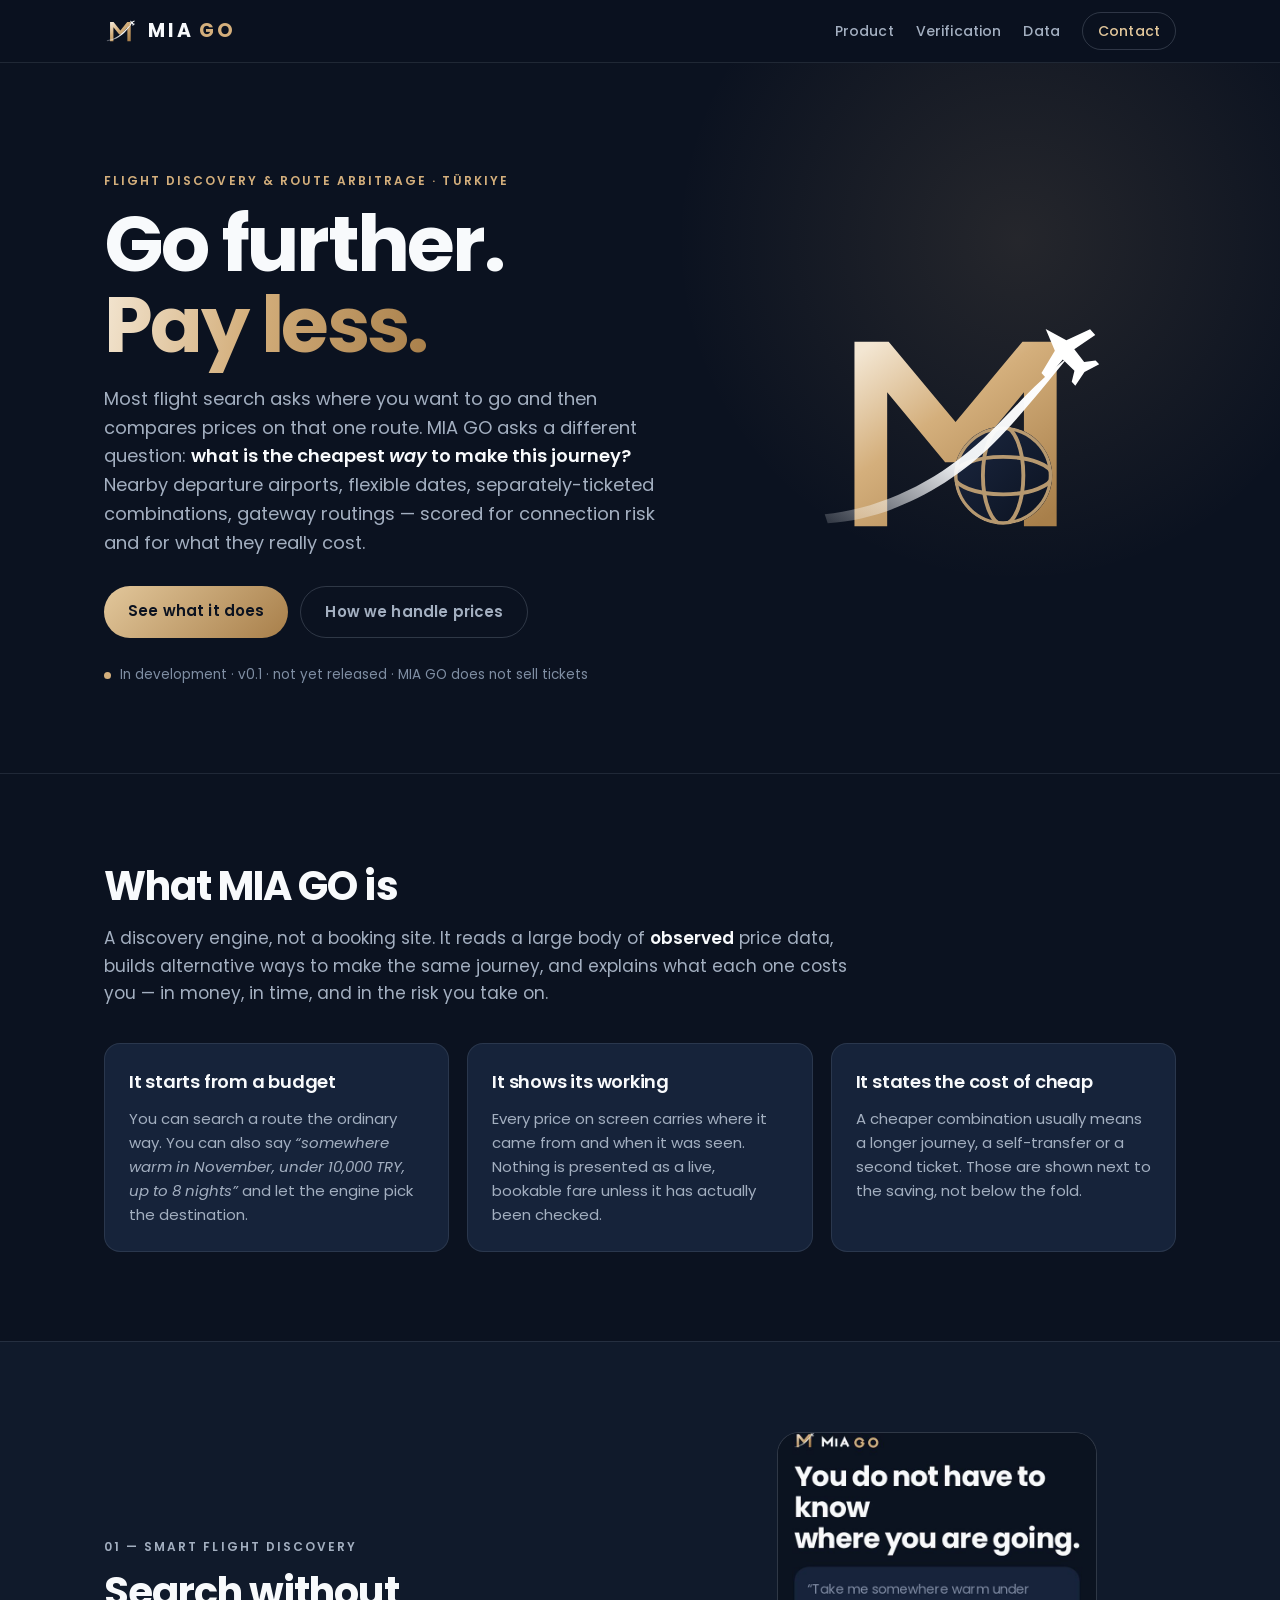
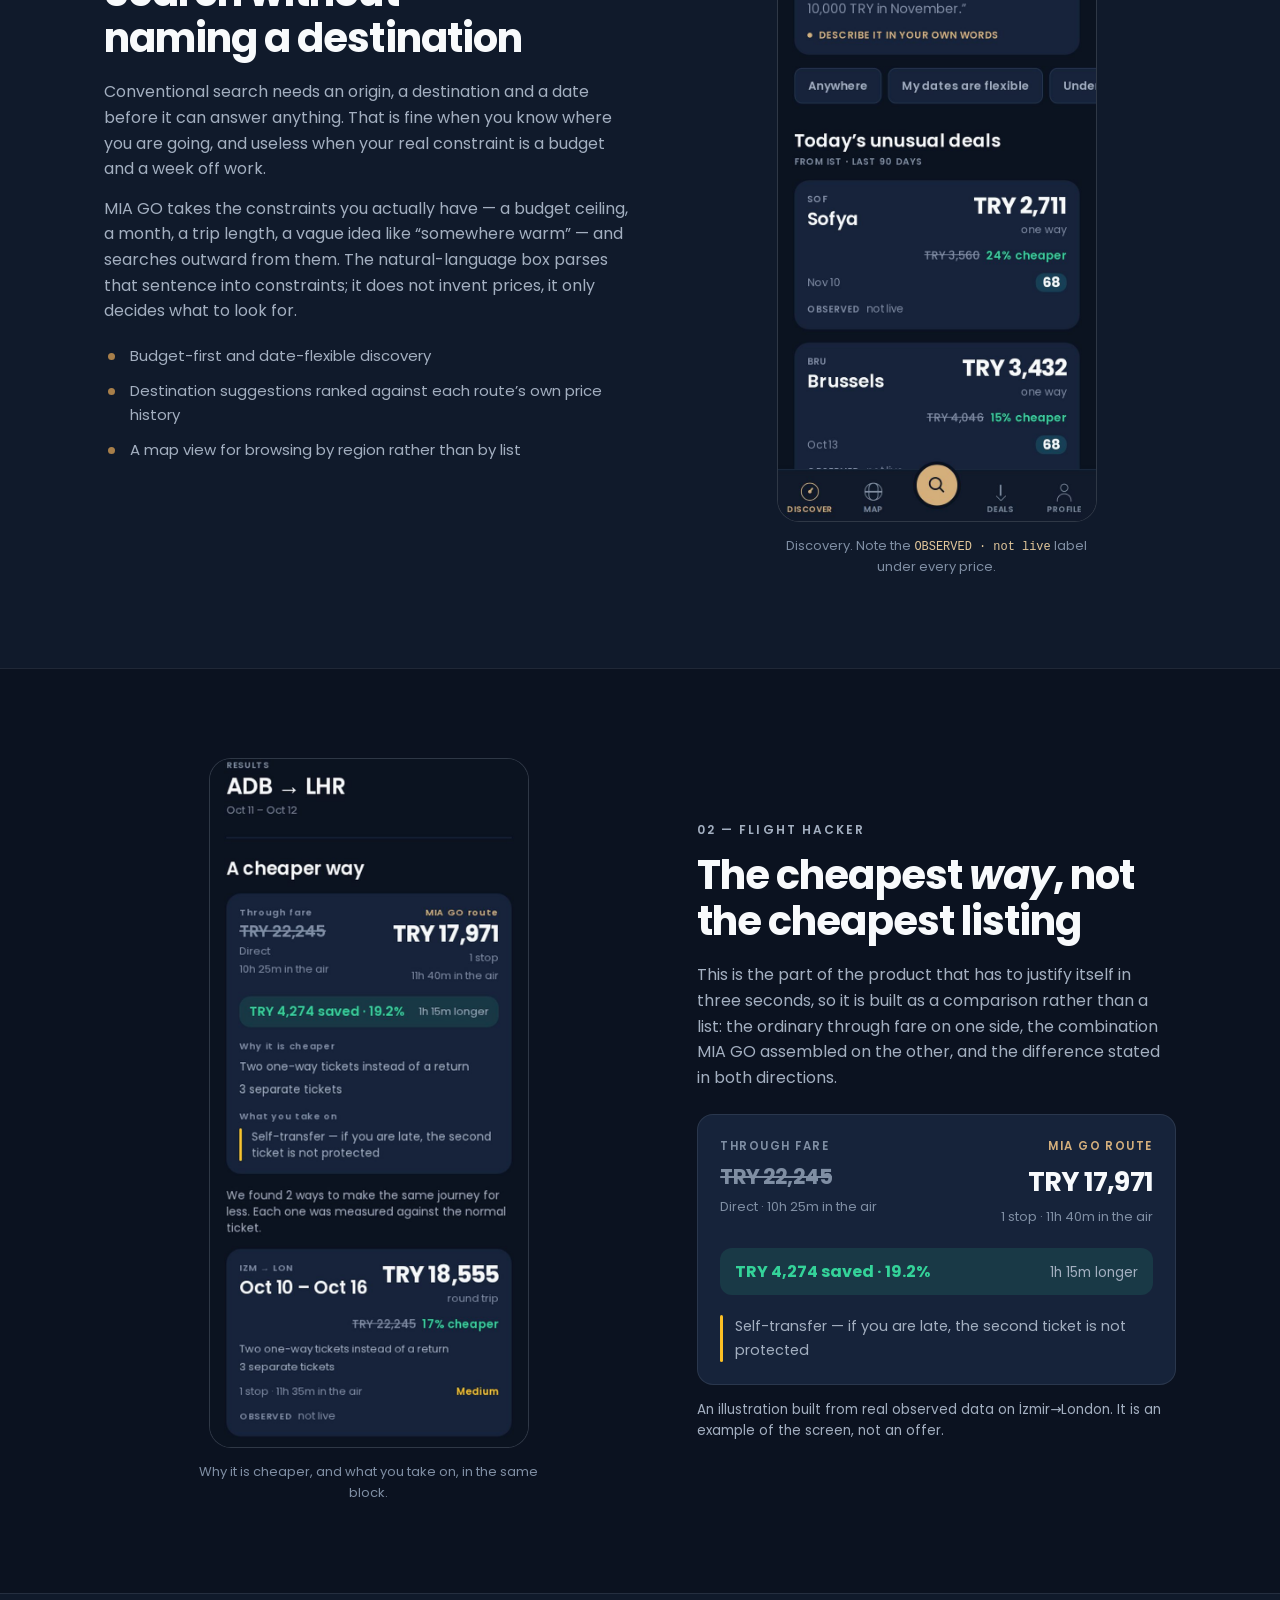
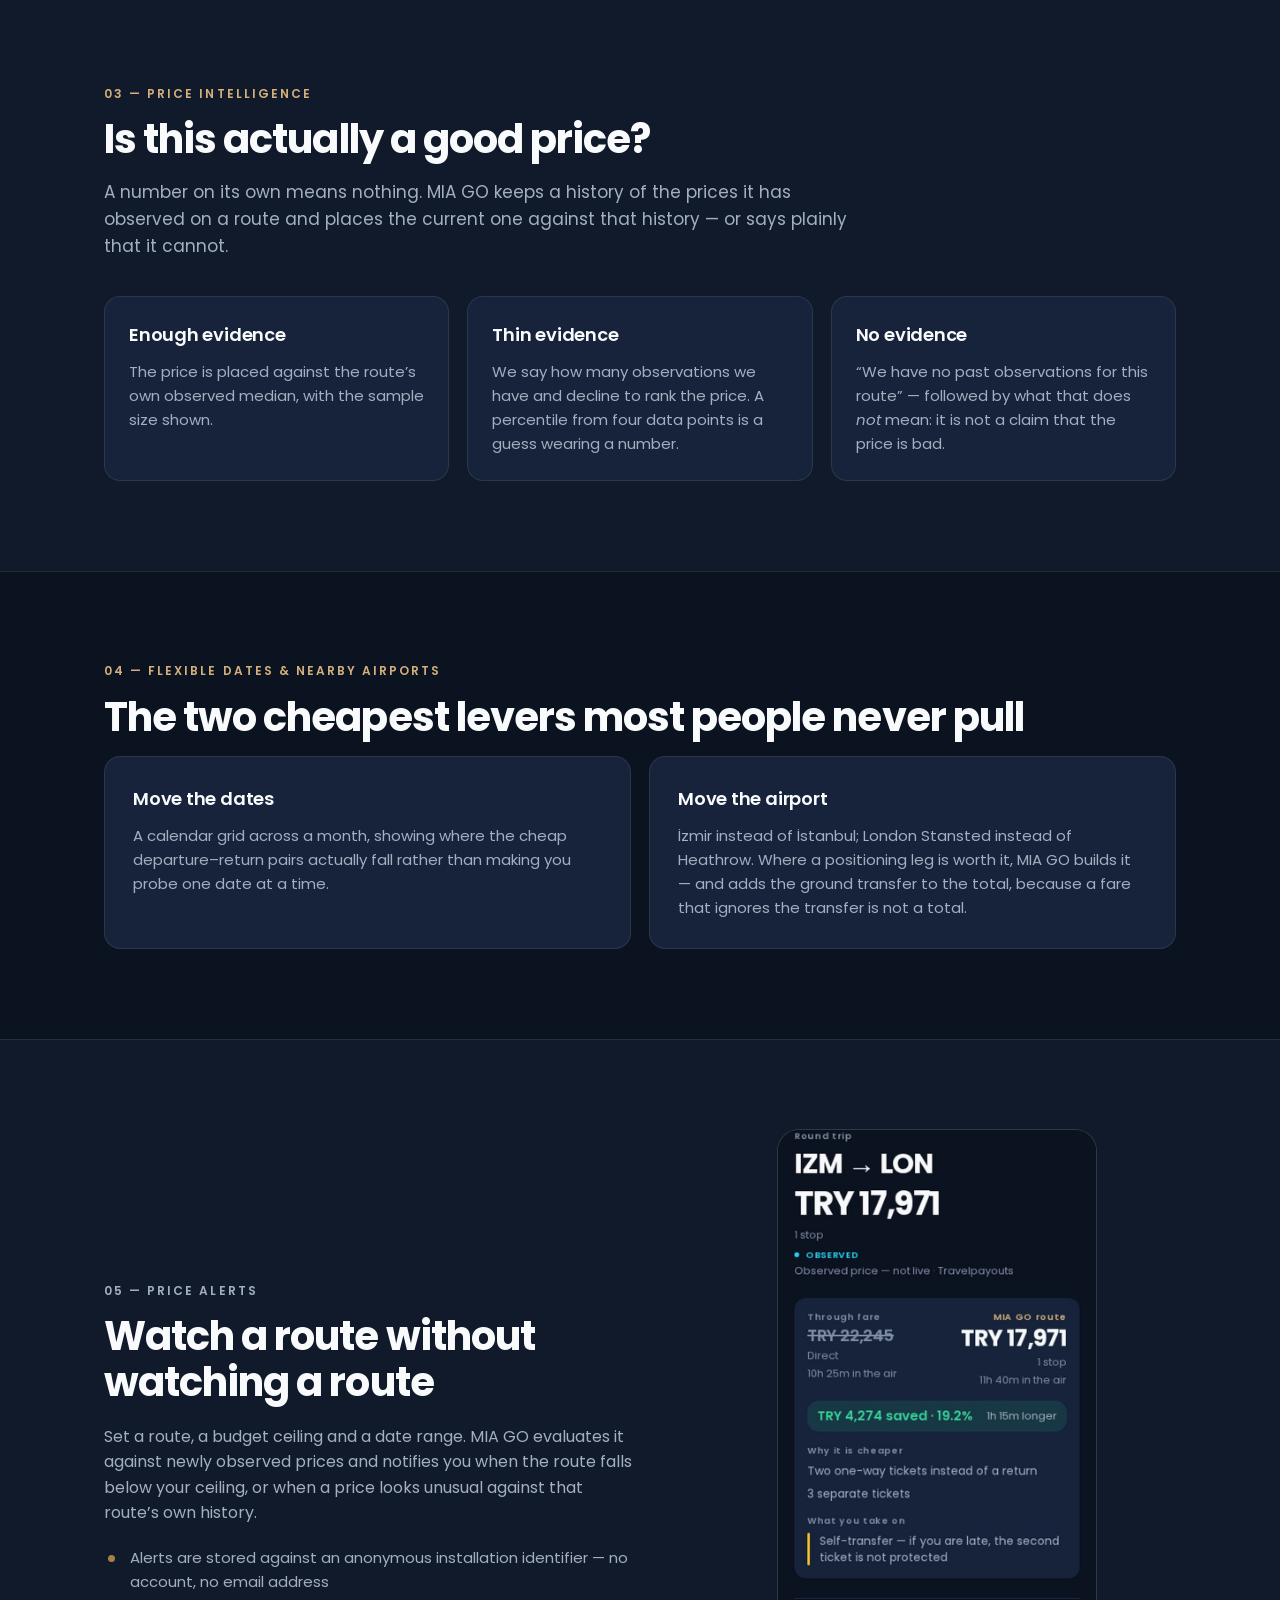
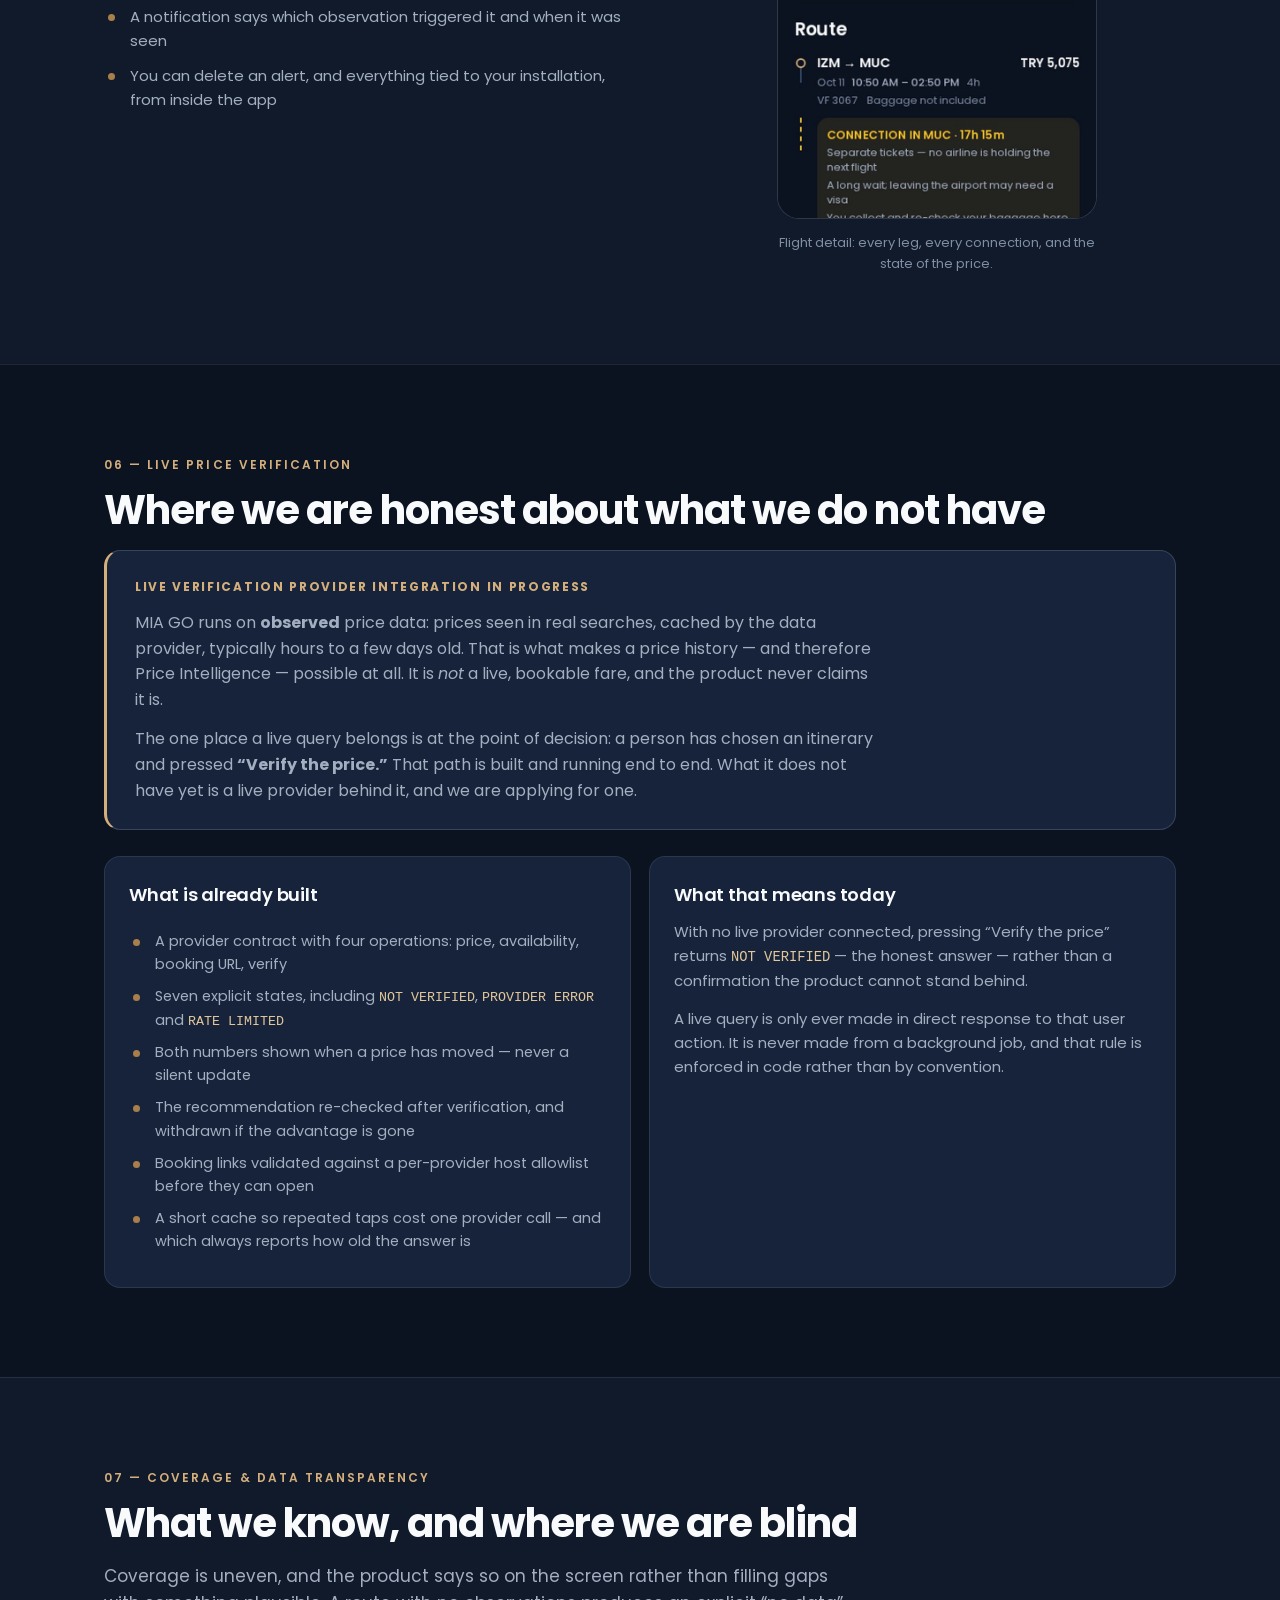
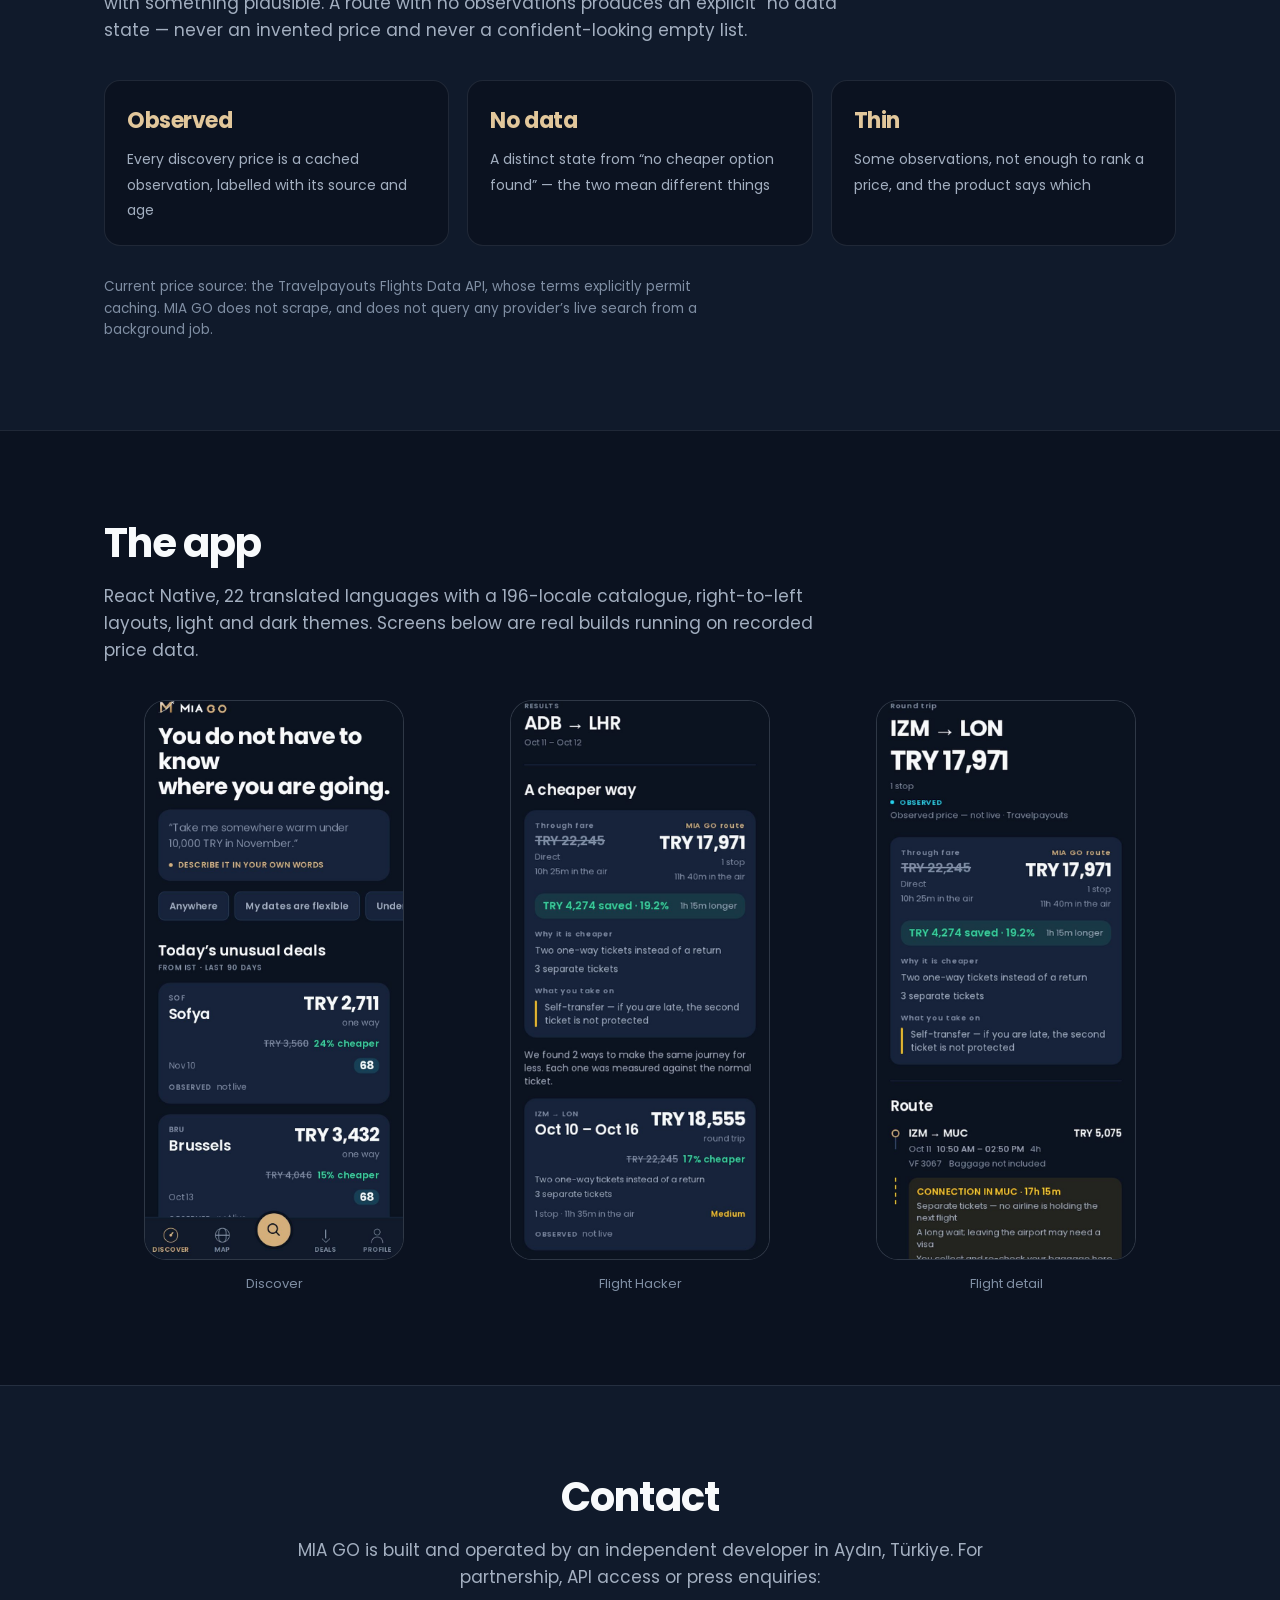
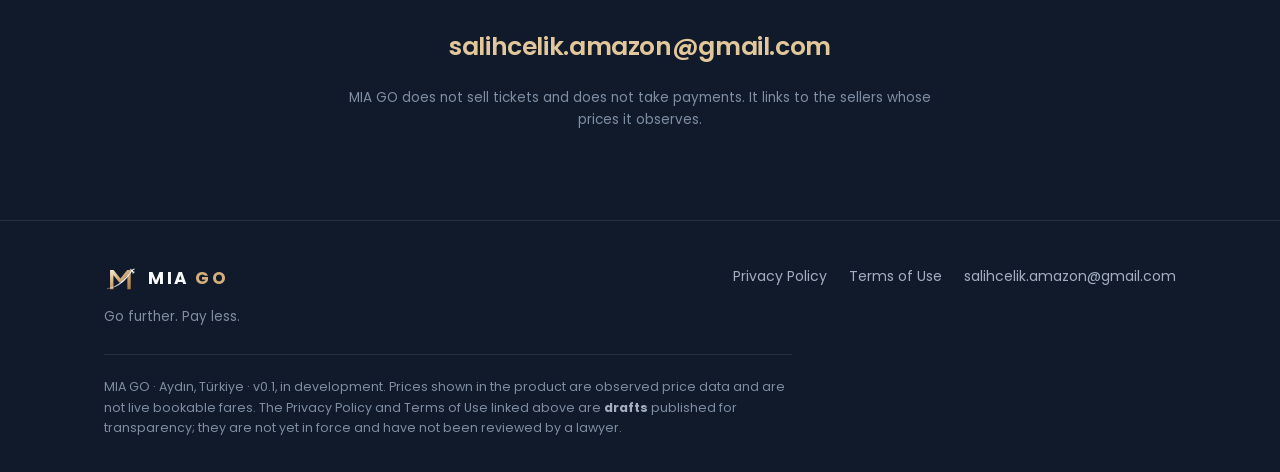
<file: index.html>
<!doctype html>
<html lang="en">
<head>
<meta charset="utf-8">
<meta name="viewport" content="width=device-width, initial-scale=1">
<title>MIA GO — Go further. Pay less.</title>
<meta name="description" content="MIA GO analyses observed flight prices and alternative routings — nearby airports, flexible dates, separately-ticketed combinations — to help travellers discover better ways to make a journey.">
<link rel="icon" href="assets/favicon.png" type="image/png">
<meta property="og:title" content="MIA GO — Go further. Pay less.">
<meta property="og:description" content="A flight discovery and route-arbitrage product. Observed prices, stated plainly.">
<meta property="og:type" content="website">
<meta property="og:image" content="assets/app-hacker.jpg">
<meta name="theme-color" content="#0B1220">
<link rel="preconnect" href="https://fonts.googleapis.com">
<link rel="preconnect" href="https://fonts.gstatic.com" crossorigin>
<link rel="stylesheet" href="https://fonts.googleapis.com/css2?family=Poppins:wght@400;500;600;700&display=swap">
<link rel="stylesheet" href="styles.css">
</head>
<body>

<a class="skip" href="#what">Skip to content</a>

<header class="bar">
  <div class="wrap bar-inner">
    <a class="lockup" href="#top" aria-label="MIA GO — home">
      <img src="assets/miago-glyph.svg" alt="" width="34" height="24" class="glyph">
      <span class="wordmark">MIA<span class="go">GO</span></span>
    </a>
    <nav class="bar-nav" aria-label="Sections">
      <a href="#what">Product</a>
      <a href="#verification">Verification</a>
      <a href="#coverage">Data</a>
      <a href="#contact" class="bar-cta">Contact</a>
    </nav>
  </div>
</header>

<main id="top">

  <!-- ============================================================== hero -->
  <section class="hero">
    <div class="wrap hero-inner">
      <div class="hero-copy">
        <p class="eyebrow">Flight discovery &amp; route arbitrage · Türkiye</p>
        <h1>Go further.<br><span class="gold">Pay less.</span></h1>
        <p class="lede">
          Most flight search asks where you want to go and then compares prices on
          that one route. MIA GO asks a different question: <strong>what is the
          cheapest <em>way</em> to make this journey?</strong> Nearby departure
          airports, flexible dates, separately-ticketed combinations, gateway
          routings — scored for connection risk and for what they really cost.
        </p>
        <div class="hero-actions">
          <a class="btn btn-primary" href="#what">See what it does</a>
          <a class="btn btn-ghost" href="#verification">How we handle prices</a>
        </div>
        <p class="status">
          <span class="dot" aria-hidden="true"></span>
          In development · v0.1 · not yet released · MIA GO does not sell tickets
        </p>
      </div>
      <div class="hero-mark" aria-hidden="true">
        <img src="assets/miago-logo.svg" alt="" width="360" height="250">
      </div>
    </div>
  </section>

  <!-- ============================================================== what -->
  <section id="what" class="band">
    <div class="wrap">
      <h2 class="section-title">What MIA GO is</h2>
      <p class="section-lede">
        A discovery engine, not a booking site. It reads a large body of
        <strong>observed</strong> price data, builds alternative ways to make the
        same journey, and explains what each one costs you — in money, in time,
        and in the risk you take on.
      </p>

      <div class="grid grid-3">
        <article class="card">
          <h3>It starts from a budget</h3>
          <p>
            You can search a route the ordinary way. You can also say
            <em>“somewhere warm in November, under 10,000 TRY, up to 8 nights”</em>
            and let the engine pick the destination.
          </p>
        </article>
        <article class="card">
          <h3>It shows its working</h3>
          <p>
            Every price on screen carries where it came from and when it was
            seen. Nothing is presented as a live, bookable fare unless it has
            actually been checked.
          </p>
        </article>
        <article class="card">
          <h3>It states the cost of cheap</h3>
          <p>
            A cheaper combination usually means a longer journey, a self-transfer
            or a second ticket. Those are shown next to the saving, not below the
            fold.
          </p>
        </article>
      </div>
    </div>
  </section>

  <!-- ================================================== smart discovery -->
  <section id="discovery" class="band alt">
    <div class="wrap split">
      <div class="split-copy">
        <p class="eyebrow">01 — Smart Flight Discovery</p>
        <h2>Search without naming a destination</h2>
        <p>
          Conventional search needs an origin, a destination and a date before it
          can answer anything. That is fine when you know where you are going, and
          useless when your real constraint is a budget and a week off work.
        </p>
        <p>
          MIA GO takes the constraints you actually have — a budget ceiling, a
          month, a trip length, a vague idea like “somewhere warm” — and searches
          outward from them. The natural-language box parses that sentence into
          constraints; it does not invent prices, it only decides what to look for.
        </p>
        <ul class="ticks">
          <li>Budget-first and date-flexible discovery</li>
          <li>Destination suggestions ranked against each route’s own price history</li>
          <li>A map view for browsing by region rather than by list</li>
        </ul>
      </div>
      <figure class="phone">
        <img src="assets/app-discover.jpg" alt="MIA GO discovery screen: a natural-language search box and a list of destination deals, each labelled OBSERVED · not live." loading="lazy" width="720" height="1558">
        <figcaption>Discovery. Note the <span class="mono">OBSERVED · not live</span> label under every price.</figcaption>
      </figure>
    </div>
  </section>

  <!-- ====================================================== flight hacker -->
  <section id="hacker" class="band">
    <div class="wrap split reverse">
      <div class="split-copy">
        <p class="eyebrow">02 — Flight Hacker</p>
        <h2>The cheapest <em>way</em>, not the cheapest listing</h2>
        <p>
          This is the part of the product that has to justify itself in three
          seconds, so it is built as a comparison rather than a list: the ordinary
          through fare on one side, the combination MIA GO assembled on the other,
          and the difference stated in both directions.
        </p>
        <div class="compare" role="img" aria-label="Example comparison: a through fare of 22,245 TRY against a MIA GO route of 17,971 TRY, saving 4,274 TRY or 19.2 per cent, at the cost of 1 hour 15 minutes more flying and a self-transfer.">
          <div class="compare-col">
            <span class="compare-label">Through fare</span>
            <span class="compare-price struck">TRY 22,245</span>
            <span class="compare-meta">Direct · 10h 25m in the air</span>
          </div>
          <div class="compare-col right">
            <span class="compare-label gold">MIA GO route</span>
            <span class="compare-price">TRY 17,971</span>
            <span class="compare-meta">1 stop · 11h 40m in the air</span>
          </div>
          <p class="compare-save">
            <strong>TRY 4,274 saved · 19.2%</strong>
            <span>1h 15m longer</span>
          </p>
          <p class="compare-take">
            <span class="bar-amber" aria-hidden="true"></span>
            Self-transfer — if you are late, the second ticket is not protected
          </p>
        </div>
        <p class="small">
          An illustration built from real observed data on İzmir→London. It is an
          example of the screen, not an offer.
        </p>
      </div>
      <figure class="phone">
        <img src="assets/app-hacker.jpg" alt="MIA GO results screen showing a through fare compared against a cheaper multi-ticket combination, with the saving and the extra travel time side by side." loading="lazy" width="720" height="1558">
        <figcaption>Why it is cheaper, and what you take on, in the same block.</figcaption>
      </figure>
    </div>
  </section>

  <!-- =================================================== price intelligence -->
  <section id="intelligence" class="band alt">
    <div class="wrap">
      <p class="eyebrow">03 — Price Intelligence</p>
      <h2 class="section-title">Is this actually a good price?</h2>
      <p class="section-lede">
        A number on its own means nothing. MIA GO keeps a history of the prices it
        has observed on a route and places the current one against that history —
        or says plainly that it cannot.
      </p>
      <div class="grid grid-3">
        <article class="card">
          <h3>Enough evidence</h3>
          <p>The price is placed against the route’s own observed median, with the sample size shown.</p>
        </article>
        <article class="card">
          <h3>Thin evidence</h3>
          <p>We say how many observations we have and decline to rank the price. A percentile from four data points is a guess wearing a number.</p>
        </article>
        <article class="card">
          <h3>No evidence</h3>
          <p>“We have no past observations for this route” — followed by what that does <em>not</em> mean: it is not a claim that the price is bad.</p>
        </article>
      </div>
    </div>
  </section>

  <!-- ================================================ flexible / nearby -->
  <section id="flexible" class="band">
    <div class="wrap">
      <p class="eyebrow">04 — Flexible dates &amp; nearby airports</p>
      <h2 class="section-title">The two cheapest levers most people never pull</h2>
      <div class="grid grid-2">
        <article class="card tall">
          <h3>Move the dates</h3>
          <p>
            A calendar grid across a month, showing where the cheap
            departure–return pairs actually fall rather than making you probe one
            date at a time.
          </p>
        </article>
        <article class="card tall">
          <h3>Move the airport</h3>
          <p>
            İzmir instead of İstanbul; London Stansted instead of Heathrow. Where
            a positioning leg is worth it, MIA GO builds it — and adds the ground
            transfer to the total, because a fare that ignores the transfer is not
            a total.
          </p>
        </article>
      </div>
    </div>
  </section>

  <!-- ========================================================= alerts -->
  <section id="alerts" class="band alt">
    <div class="wrap split">
      <div class="split-copy">
        <p class="eyebrow">05 — Price Alerts</p>
        <h2>Watch a route without watching a route</h2>
        <p>
          Set a route, a budget ceiling and a date range. MIA GO evaluates it
          against newly observed prices and notifies you when the route falls
          below your ceiling, or when a price looks unusual against that route’s
          own history.
        </p>
        <ul class="ticks">
          <li>Alerts are stored against an anonymous installation identifier — no account, no email address</li>
          <li>A notification says which observation triggered it and when it was seen</li>
          <li>You can delete an alert, and everything tied to your installation, from inside the app</li>
        </ul>
      </div>
      <figure class="phone">
        <img src="assets/app-detail.jpg" alt="MIA GO flight detail screen showing the route leg by leg with departure times, a connection warning, price intelligence and the verification panel." loading="lazy" width="720" height="1558">
        <figcaption>Flight detail: every leg, every connection, and the state of the price.</figcaption>
      </figure>
    </div>
  </section>

  <!-- =================================================== verification -->
  <section id="verification" class="band">
    <div class="wrap">
      <p class="eyebrow">06 — Live price verification</p>
      <h2 class="section-title">Where we are honest about what we do not have</h2>

      <div class="notice">
        <p class="notice-flag">Live verification provider integration in progress</p>
        <p>
          MIA GO runs on <strong>observed</strong> price data: prices seen in real
          searches, cached by the data provider, typically hours to a few days
          old. That is what makes a price history — and therefore Price
          Intelligence — possible at all. It is <em>not</em> a live, bookable fare,
          and the product never claims it is.
        </p>
        <p>
          The one place a live query belongs is at the point of decision: a person
          has chosen an itinerary and pressed <strong>“Verify the price.”</strong>
          That path is built and running end to end. What it does not have yet is a
          live provider behind it, and we are applying for one.
        </p>
      </div>

      <div class="grid grid-2">
        <article class="card">
          <h3>What is already built</h3>
          <ul class="ticks tight">
            <li>A provider contract with four operations: price, availability, booking URL, verify</li>
            <li>Seven explicit states, including <span class="mono">NOT&nbsp;VERIFIED</span>, <span class="mono">PROVIDER&nbsp;ERROR</span> and <span class="mono">RATE&nbsp;LIMITED</span></li>
            <li>Both numbers shown when a price has moved — never a silent update</li>
            <li>The recommendation re-checked after verification, and withdrawn if the advantage is gone</li>
            <li>Booking links validated against a per-provider host allowlist before they can open</li>
            <li>A short cache so repeated taps cost one provider call — and which always reports how old the answer is</li>
          </ul>
        </article>
        <article class="card">
          <h3>What that means today</h3>
          <p>
            With no live provider connected, pressing “Verify the price” returns
            <span class="mono">NOT VERIFIED</span> — the honest answer — rather
            than a confirmation the product cannot stand behind.
          </p>
          <p>
            A live query is only ever made in direct response to that user action.
            It is never made from a background job, and that rule is enforced in
            code rather than by convention.
          </p>
        </article>
      </div>
    </div>
  </section>

  <!-- ======================================================= coverage -->
  <section id="coverage" class="band alt">
    <div class="wrap">
      <p class="eyebrow">07 — Coverage &amp; data transparency</p>
      <h2 class="section-title">What we know, and where we are blind</h2>
      <p class="section-lede">
        Coverage is uneven, and the product says so on the screen rather than
        filling gaps with something plausible. A route with no observations
        produces an explicit “no data” state — never an invented price and never a
        confident-looking empty list.
      </p>

      <div class="grid grid-3 stats">
        <div class="stat">
          <span class="stat-num">Observed</span>
          <span class="stat-label">Every discovery price is a cached observation, labelled with its source and age</span>
        </div>
        <div class="stat">
          <span class="stat-num">No&nbsp;data</span>
          <span class="stat-label">A distinct state from “no cheaper option found” — the two mean different things</span>
        </div>
        <div class="stat">
          <span class="stat-num">Thin</span>
          <span class="stat-label">Some observations, not enough to rank a price, and the product says which</span>
        </div>
      </div>

      <p class="small">
        Current price source: the Travelpayouts Flights Data API, whose terms
        explicitly permit caching. MIA GO does not scrape, and does not query any
        provider’s live search from a background job.
      </p>
    </div>
  </section>

  <!-- ====================================================== app preview -->
  <section id="preview" class="band">
    <div class="wrap">
      <h2 class="section-title">The app</h2>
      <p class="section-lede">
        React Native, 22 translated languages with a 196-locale catalogue,
        right-to-left layouts, light and dark themes. Screens below are real
        builds running on recorded price data.
      </p>
      <div class="gallery">
        <figure class="phone small-phone">
          <img src="assets/app-discover.jpg" alt="Discovery screen" loading="lazy" width="720" height="1558">
          <figcaption>Discover</figcaption>
        </figure>
        <figure class="phone small-phone">
          <img src="assets/app-hacker.jpg" alt="Flight Hacker comparison screen" loading="lazy" width="720" height="1558">
          <figcaption>Flight Hacker</figcaption>
        </figure>
        <figure class="phone small-phone">
          <img src="assets/app-detail.jpg" alt="Flight detail screen" loading="lazy" width="720" height="1558">
          <figcaption>Flight detail</figcaption>
        </figure>
      </div>
    </div>
  </section>

  <!-- ========================================================= contact -->
  <section id="contact" class="band alt">
    <div class="wrap contact">
      <h2 class="section-title">Contact</h2>
      <p class="section-lede">
        MIA GO is built and operated by an independent developer in Aydın,
        Türkiye. For partnership, API access or press enquiries:
      </p>
      <p class="email">
        <a href="mailto:salihcelik.amazon@gmail.com">salihcelik.amazon@gmail.com</a>
      </p>
      <p class="small">
        MIA GO does not sell tickets and does not take payments. It links to the
        sellers whose prices it observes.
      </p>
    </div>
  </section>

</main>

<footer class="foot">
  <div class="wrap foot-inner">
    <div class="foot-brand">
      <img src="assets/miago-glyph.svg" alt="" width="30" height="21" class="glyph">
      <span class="wordmark small-mark">MIA<span class="go">GO</span></span>
      <p class="foot-tag">Go further. Pay less.</p>
    </div>
    <nav class="foot-links" aria-label="Legal and contact">
      <a href="privacy.html">Privacy Policy</a>
      <a href="terms.html">Terms of Use</a>
      <a href="mailto:salihcelik.amazon@gmail.com">salihcelik.amazon@gmail.com</a>
    </nav>
  </div>
  <div class="wrap">
    <p class="foot-note">
      MIA GO · Aydın, Türkiye · v0.1, in development. Prices shown in the product
      are observed price data and are not live bookable fares. The Privacy Policy
      and Terms of Use linked above are <strong>drafts</strong> published for
      transparency; they are not yet in force and have not been reviewed by a
      lawyer.
    </p>
  </div>
</footer>

</body>
</html>
</file>
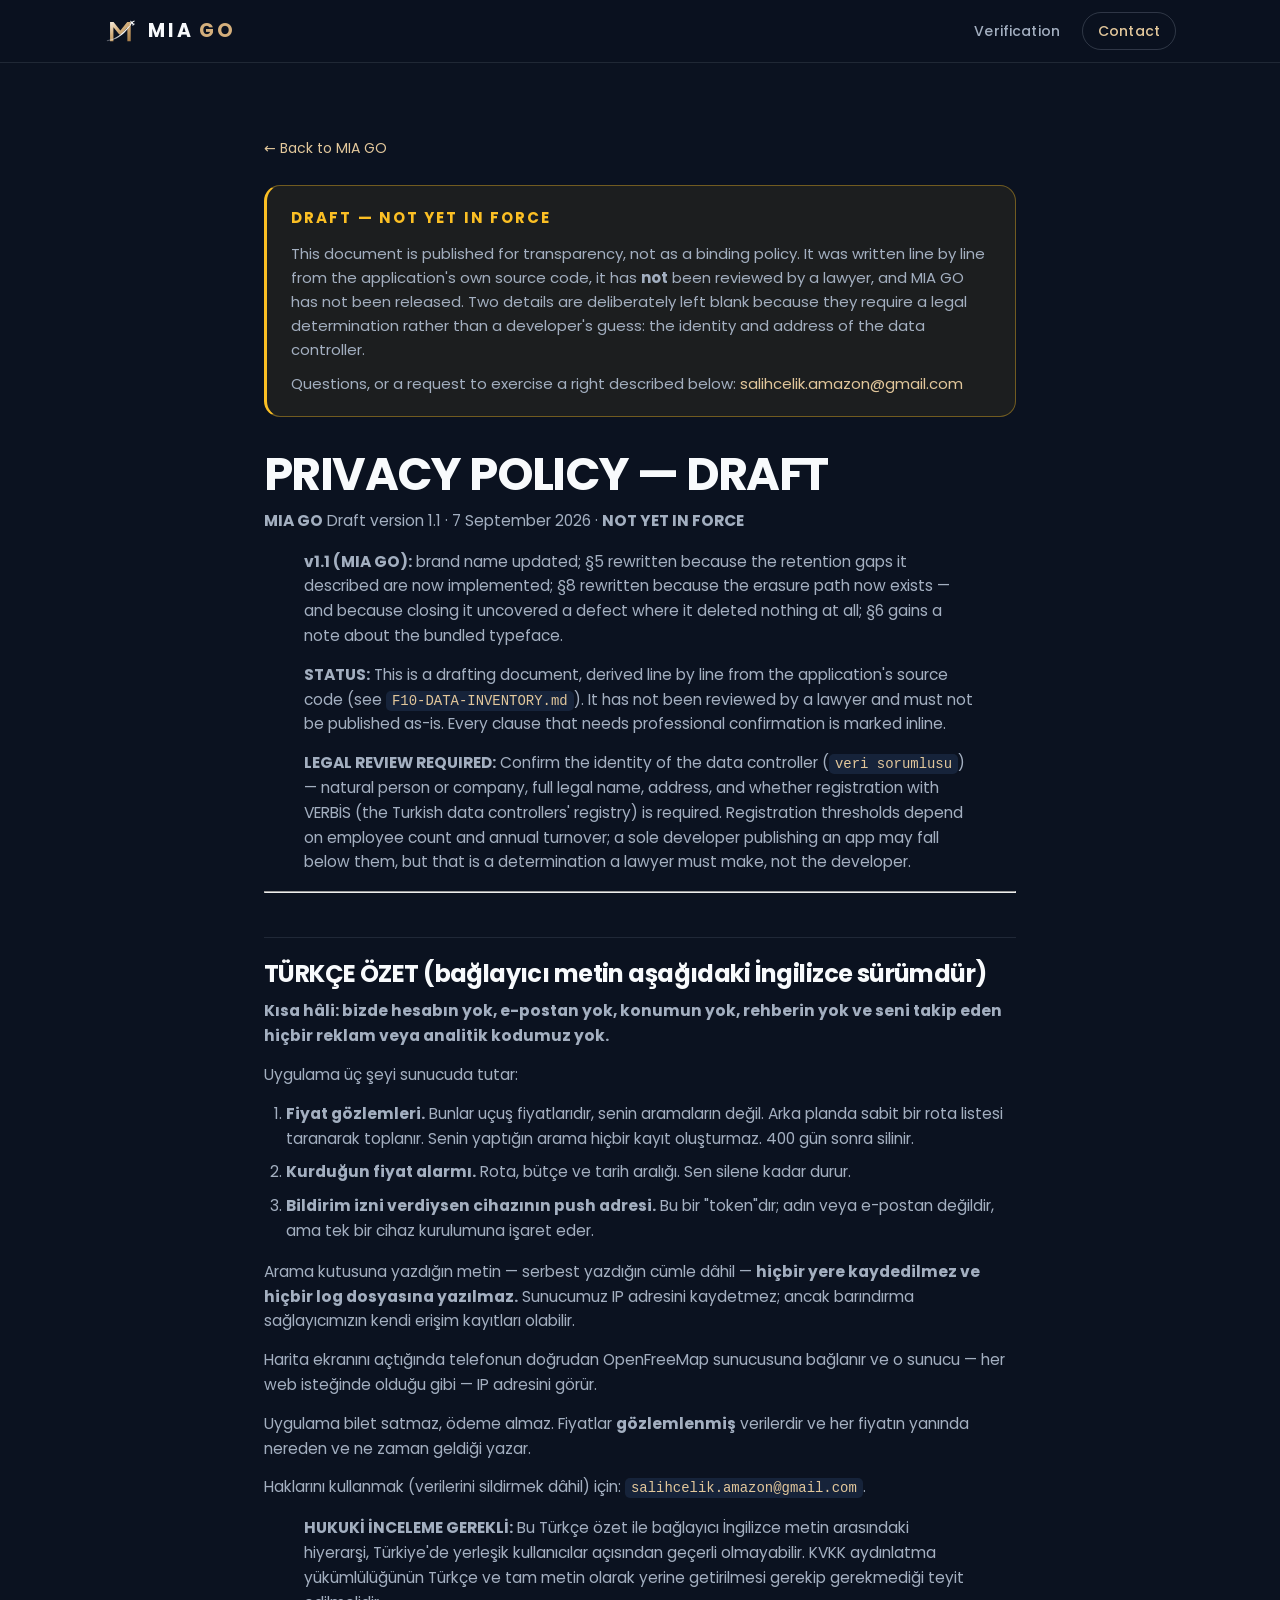
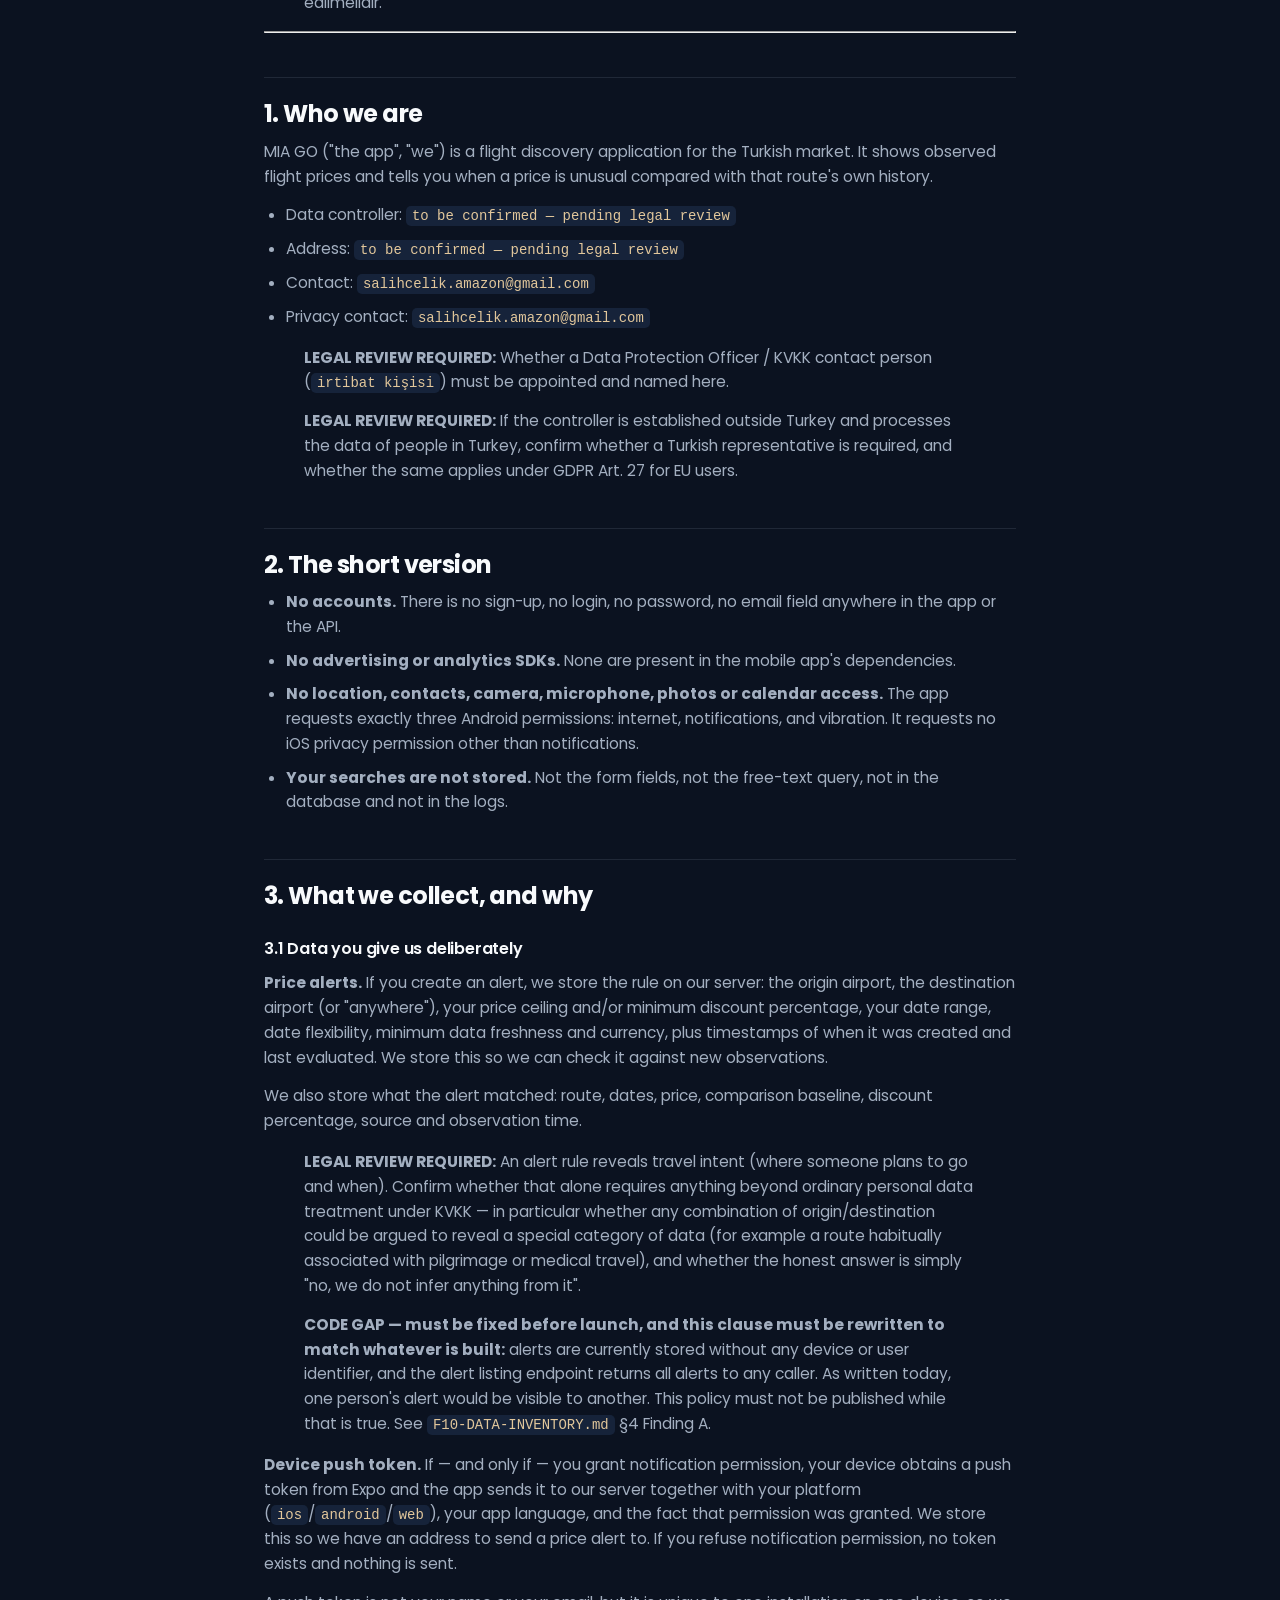
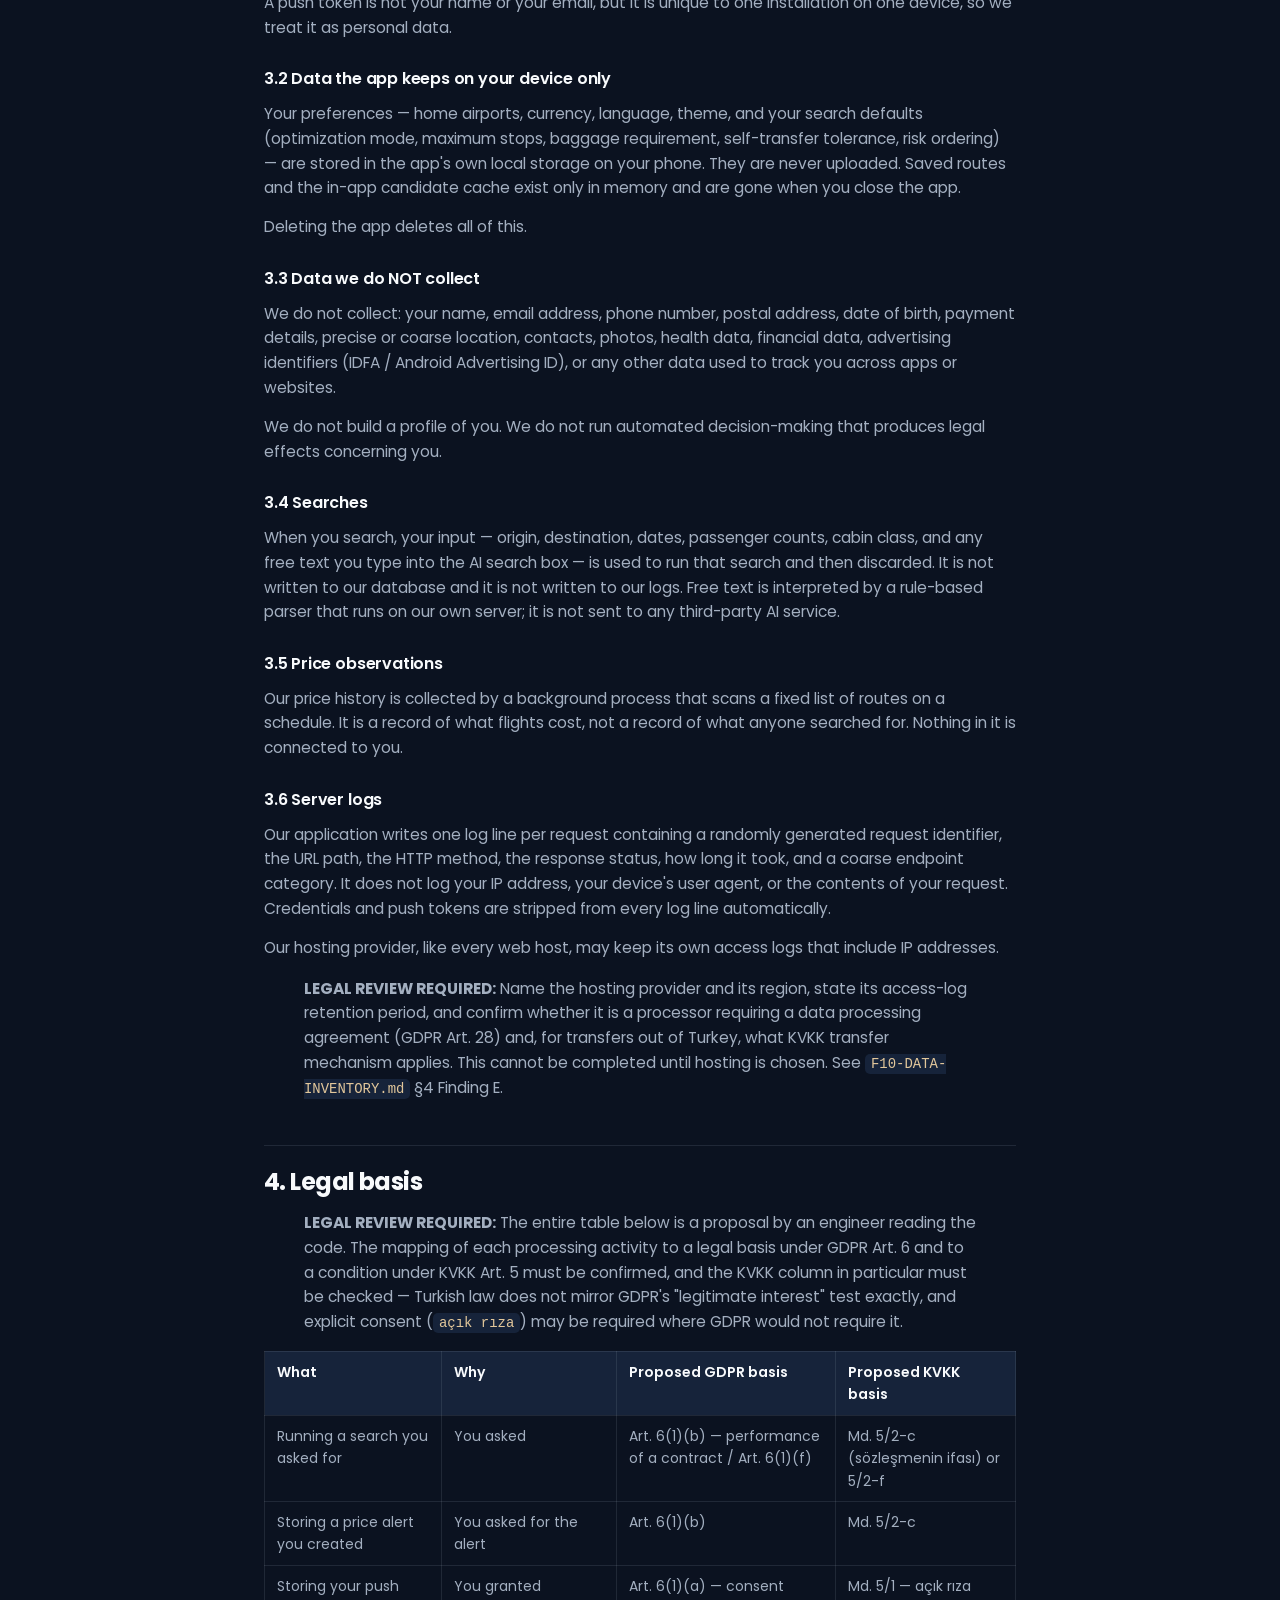
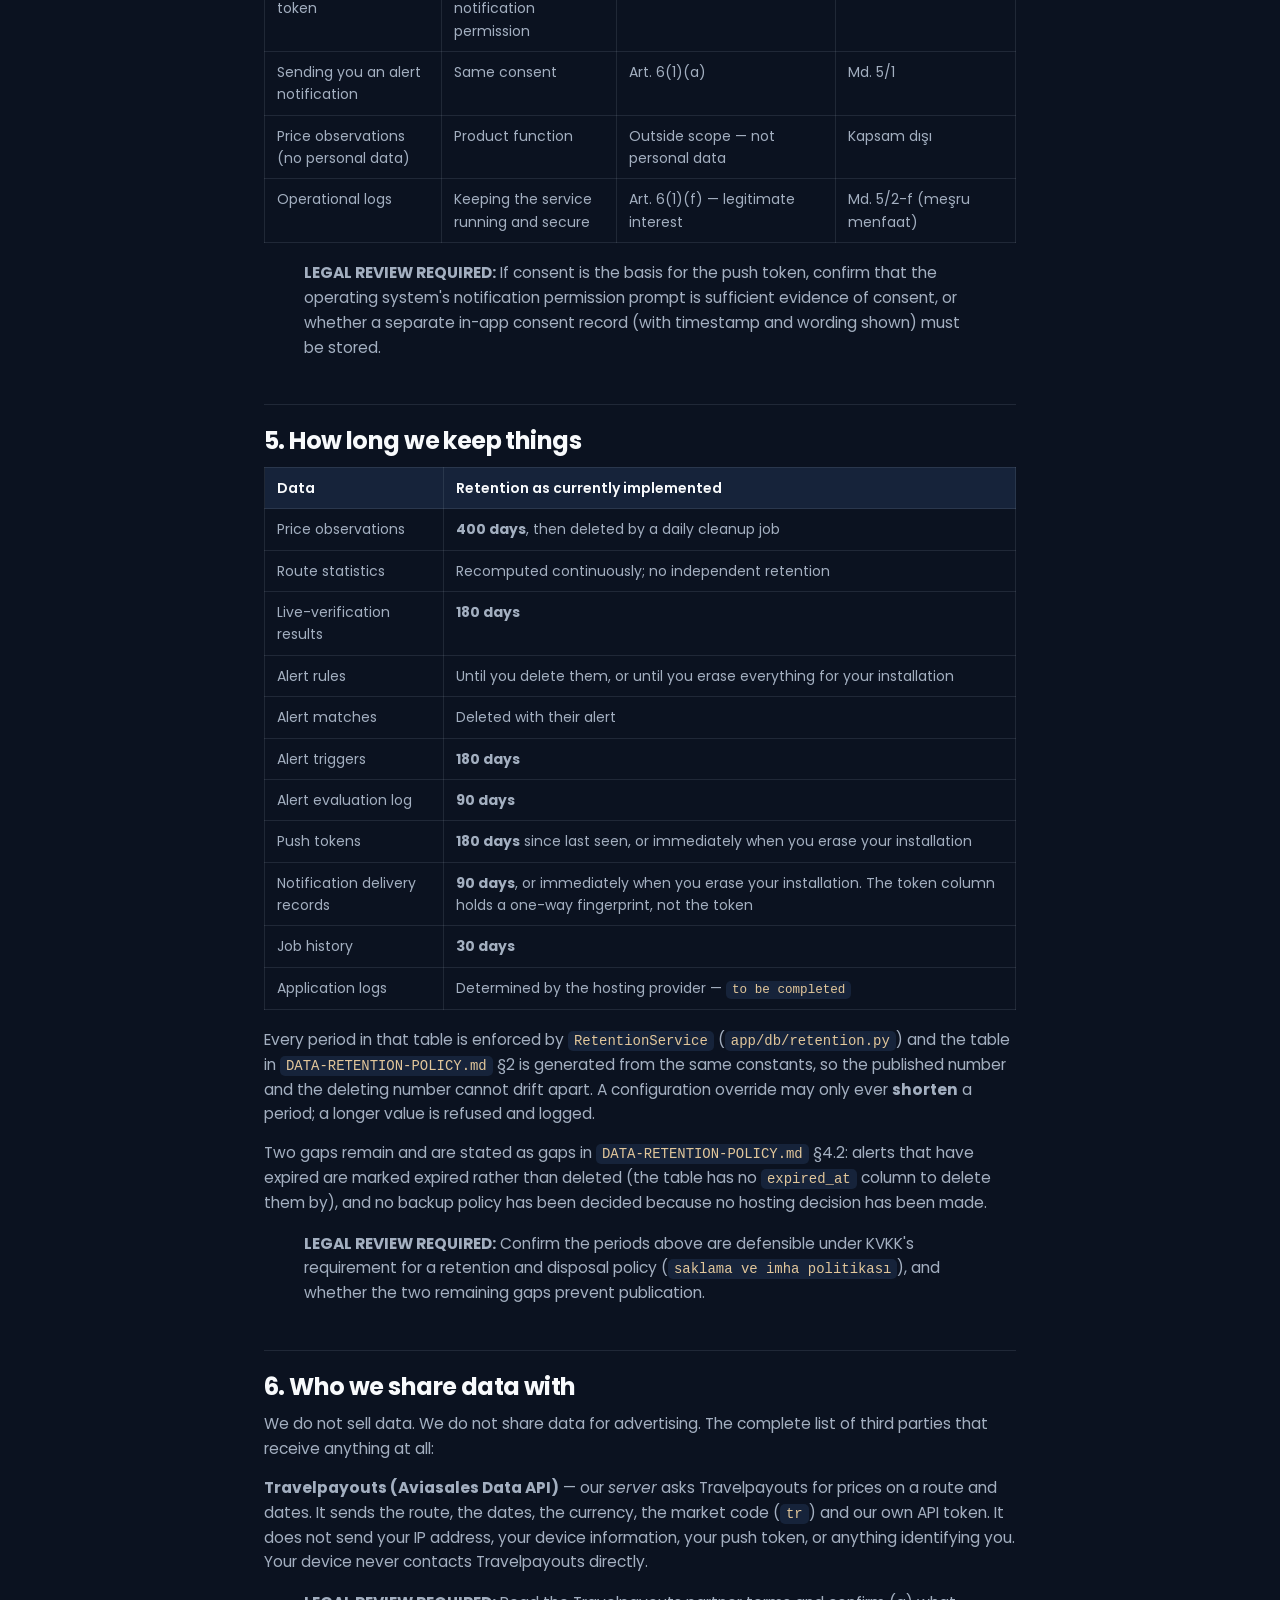
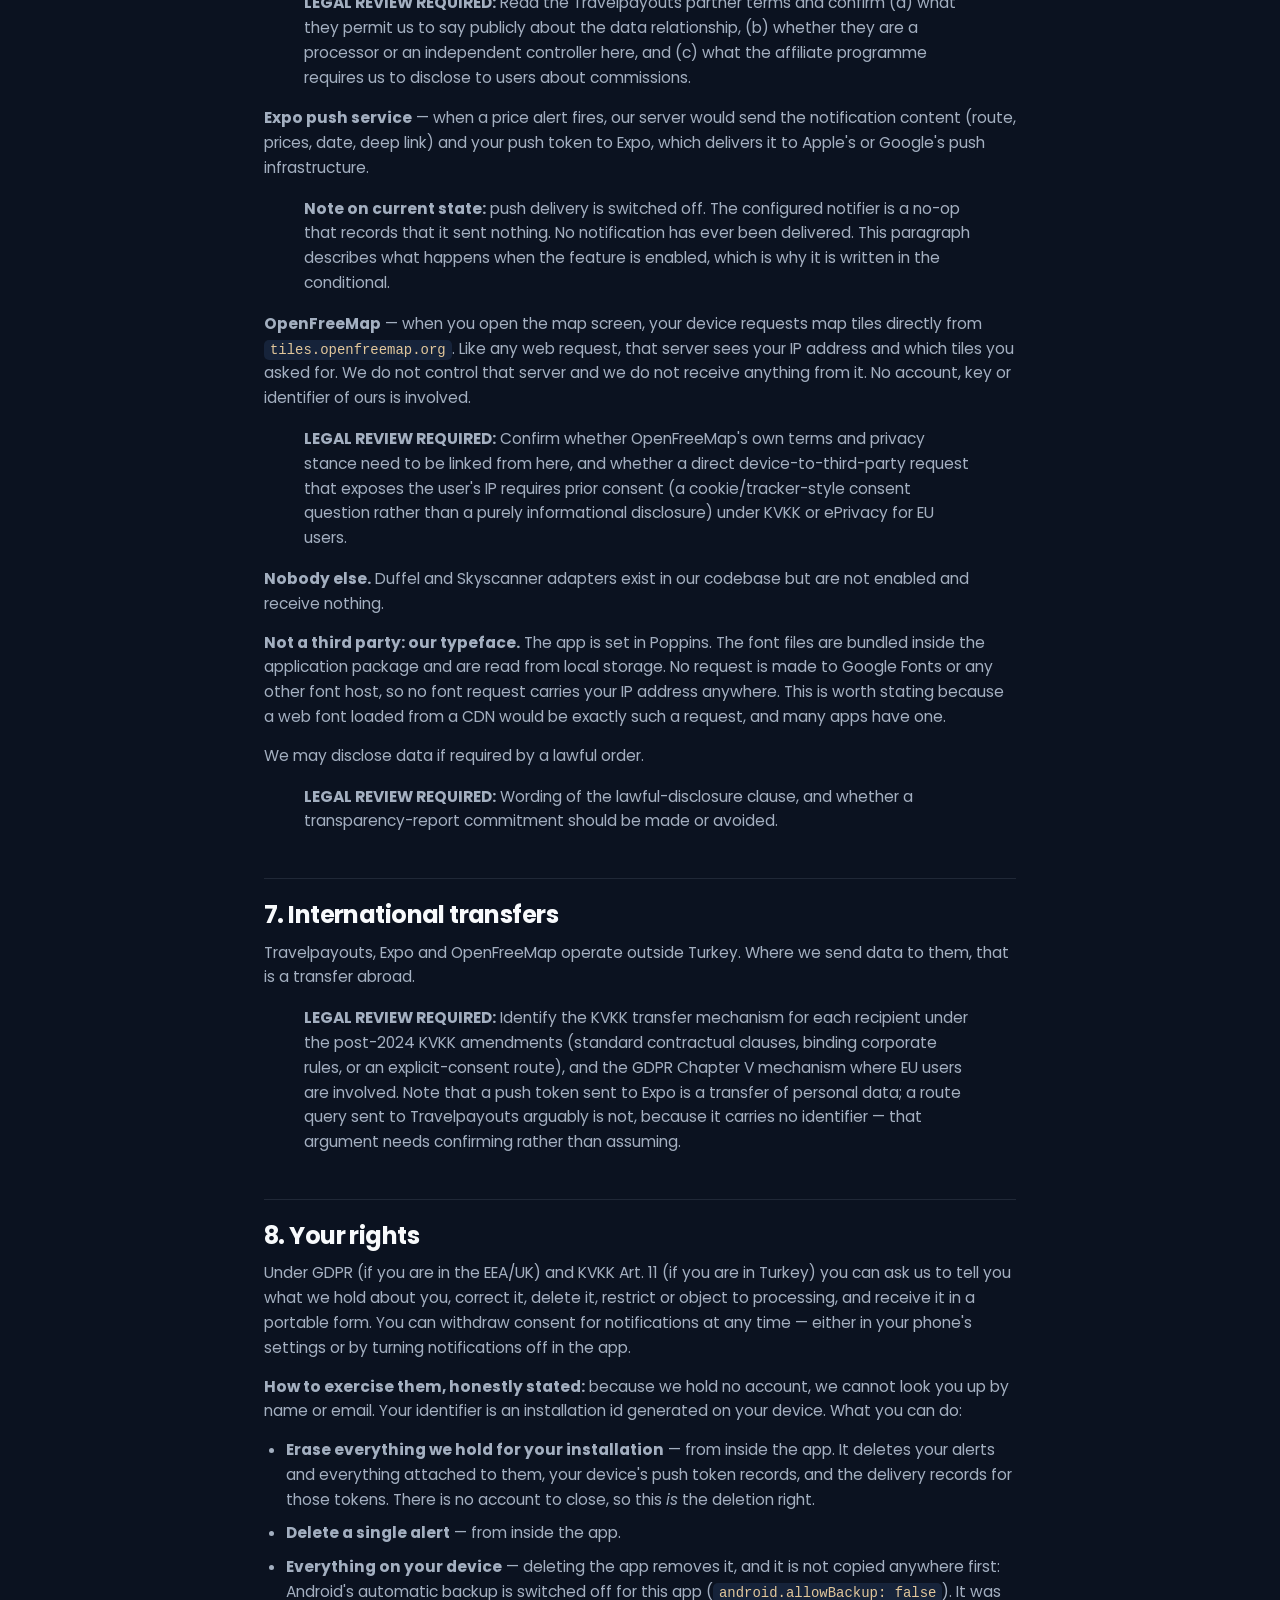
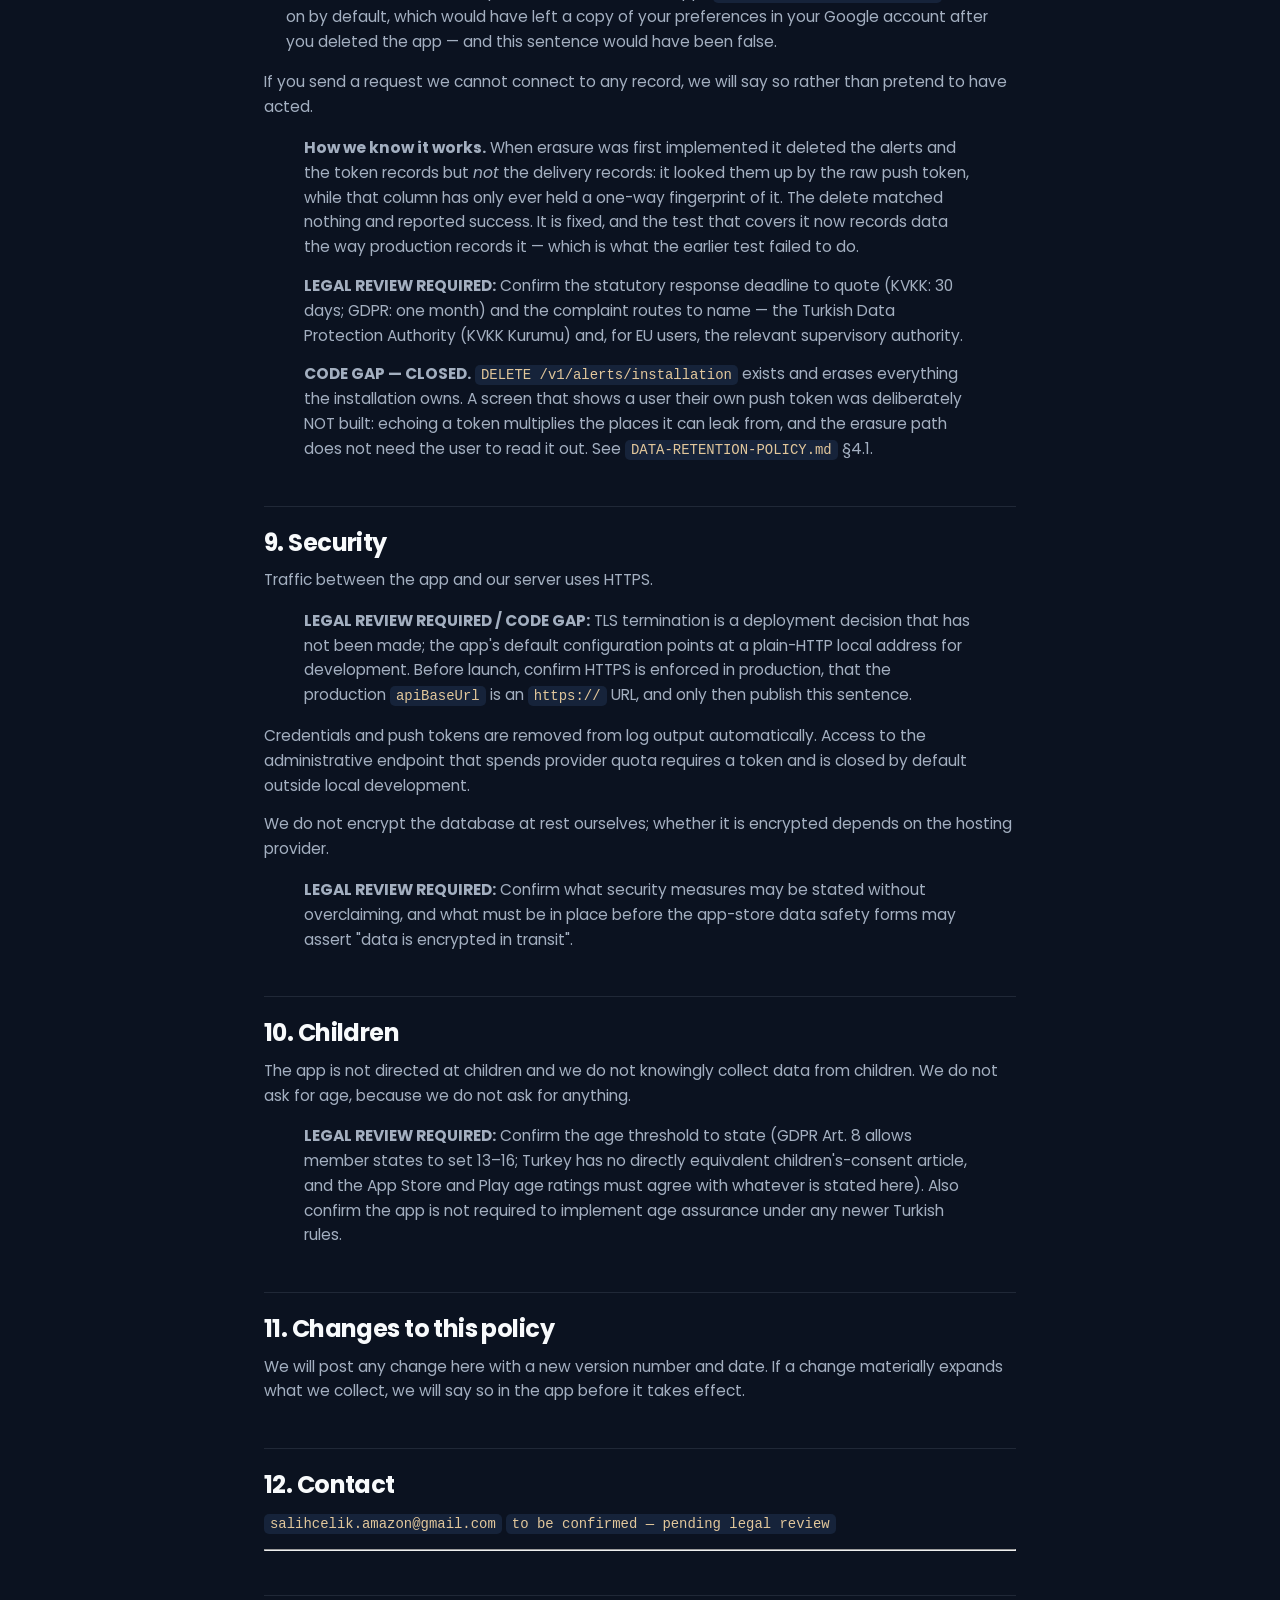
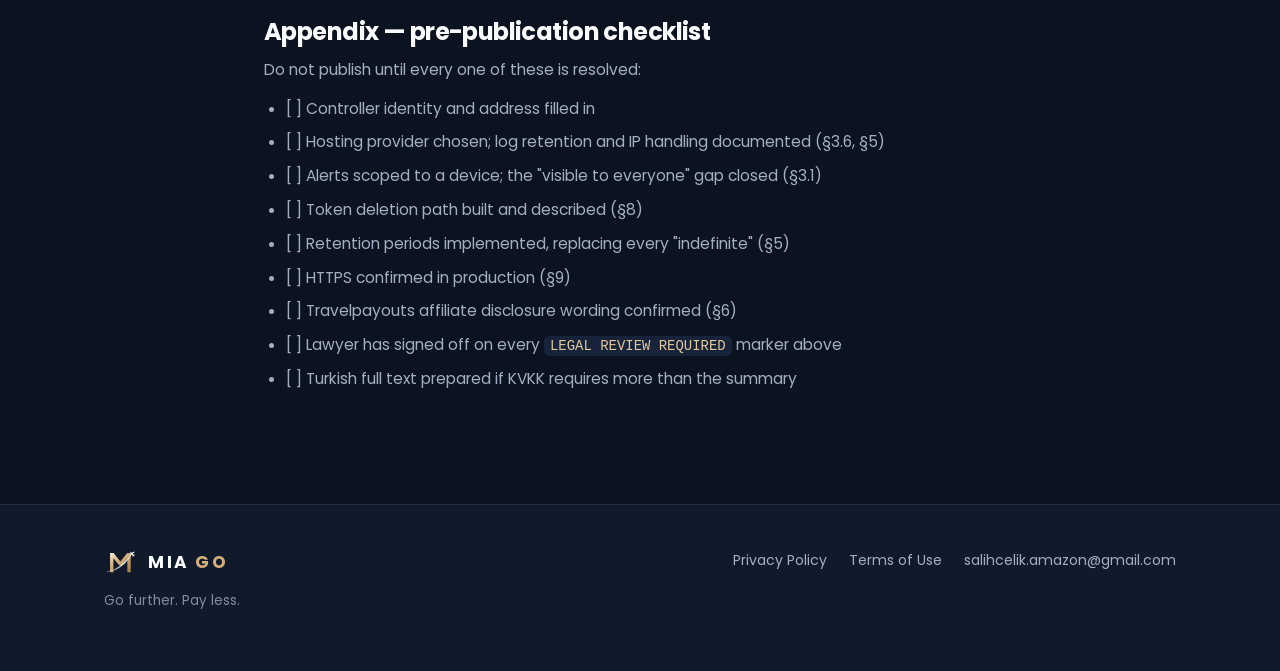
<file: privacy.html>
<!doctype html>
<html lang="en">
<head>
<meta charset="utf-8">
<meta name="viewport" content="width=device-width, initial-scale=1">
<title>Privacy Policy (draft) — MIA GO</title>
<meta name="description" content="MIA GO privacy policy draft. No account, no analytics, no tracking. Published for transparency; not yet in force.">
<meta name="robots" content="noindex">
<link rel="icon" href="assets/favicon.png" type="image/png">
<meta name="theme-color" content="#0B1220">
<link rel="preconnect" href="https://fonts.googleapis.com">
<link rel="preconnect" href="https://fonts.gstatic.com" crossorigin>
<link rel="stylesheet" href="https://fonts.googleapis.com/css2?family=Poppins:wght@400;500;600;700&display=swap">
<link rel="stylesheet" href="styles.css">
</head>
<body>

<header class="bar">
  <div class="wrap bar-inner">
    <a class="lockup" href="index.html" aria-label="MIA GO — home">
      <img src="assets/miago-glyph.svg" alt="" width="34" height="24" class="glyph">
      <span class="wordmark">MIA<span class="go">GO</span></span>
    </a>
    <nav class="bar-nav" aria-label="Sections">
      <a href="index.html#verification">Verification</a>
      <a href="index.html#contact" class="bar-cta">Contact</a>
    </nav>
  </div>
</header>

<main class="legal">
  <div class="wrap">
    <a class="back" href="index.html">&larr; Back to MIA GO</a>

    <div class="draft">
      <p class="draft-flag">Draft — not yet in force</p>
      <p>
        This document is published for transparency, not as a binding policy. It
        was written line by line from the application's own source code, it has
        <strong>not</strong> been reviewed by a lawyer, and MIA GO has not been
        released. Two details are deliberately left blank because they require a
        legal determination rather than a developer's guess: the identity and
        address of the data controller.
      </p>
      <p>
        Questions, or a request to exercise a right described below:
        <a href="mailto:salihcelik.amazon@gmail.com">salihcelik.amazon@gmail.com</a>
      </p>
    </div>

    <h1>PRIVACY POLICY — DRAFT</h1>
    <p><strong>MIA GO</strong>
    Draft version 1.1 · 7 September 2026 · <strong>NOT YET IN FORCE</strong></p>
    <blockquote>
    <p><strong>v1.1 (MIA GO):</strong> brand name updated; §5 rewritten because the retention
    gaps it described are now implemented; §8 rewritten because the erasure path
    now exists — and because closing it uncovered a defect where it deleted
    nothing at all; §6 gains a note about the bundled typeface.</p>
    <p><strong>STATUS:</strong> This is a drafting document, derived line by line from the
    application's source code (see <code>F10-DATA-INVENTORY.md</code>). It has not been
    reviewed by a lawyer and must not be published as-is. Every clause that needs
    professional confirmation is marked inline.</p>
    <p><strong>LEGAL REVIEW REQUIRED:</strong> Confirm the identity of the data controller
    (<code>veri sorumlusu</code>) — natural person or company, full legal name, address,
    and whether registration with VERBİS (the Turkish data controllers' registry)
    is required. Registration thresholds depend on employee count and annual
    turnover; a sole developer publishing an app may fall below them, but that is
    a determination a lawyer must make, not the developer.</p>
    </blockquote>
    <hr />
    <h2>TÜRKÇE ÖZET (bağlayıcı metin aşağıdaki İngilizce sürümdür)</h2>
    <p><strong>Kısa hâli: bizde hesabın yok, e-postan yok, konumun yok, rehberin yok ve seni
    takip eden hiçbir reklam veya analitik kodumuz yok.</strong></p>
    <p>Uygulama üç şeyi sunucuda tutar:</p>
    <ol>
    <li><strong>Fiyat gözlemleri.</strong> Bunlar uçuş fiyatlarıdır, senin aramaların değil.
       Arka planda sabit bir rota listesi taranarak toplanır. Senin yaptığın arama
       hiçbir kayıt oluşturmaz. 400 gün sonra silinir.</li>
    <li><strong>Kurduğun fiyat alarmı.</strong> Rota, bütçe ve tarih aralığı. Sen silene kadar
       durur.</li>
    <li><strong>Bildirim izni verdiysen cihazının push adresi.</strong> Bu bir "token"dır; adın
       veya e-postan değildir, ama tek bir cihaz kurulumuna işaret eder.</li>
    </ol>
    <p>Arama kutusuna yazdığın metin — serbest yazdığın cümle dâhil — <strong>hiçbir yere
    kaydedilmez ve hiçbir log dosyasına yazılmaz.</strong> Sunucumuz IP adresini
    kaydetmez; ancak barındırma sağlayıcımızın kendi erişim kayıtları olabilir.</p>
    <p>Harita ekranını açtığında telefonun doğrudan OpenFreeMap sunucusuna bağlanır ve
    o sunucu — her web isteğinde olduğu gibi — IP adresini görür.</p>
    <p>Uygulama bilet satmaz, ödeme almaz. Fiyatlar <strong>gözlemlenmiş</strong> verilerdir ve her
    fiyatın yanında nereden ve ne zaman geldiği yazar.</p>
    <p>Haklarını kullanmak (verilerini sildirmek dâhil) için: <code>salihcelik.amazon@gmail.com</code>.</p>
    <blockquote>
    <p><strong>HUKUKİ İNCELEME GEREKLİ:</strong> Bu Türkçe özet ile bağlayıcı İngilizce metin
    arasındaki hiyerarşi, Türkiye'de yerleşik kullanıcılar açısından geçerli
    olmayabilir. KVKK aydınlatma yükümlülüğünün Türkçe ve tam metin olarak
    yerine getirilmesi gerekip gerekmediği teyit edilmelidir.</p>
    </blockquote>
    <hr />
    <h2>1. Who we are</h2>
    <p>MIA GO ("the app", "we") is a flight discovery application for
    the Turkish market. It shows observed flight prices and tells you when a price
    is unusual compared with that route's own history.</p>
    <ul>
    <li>Data controller: <code>to be confirmed — pending legal review</code></li>
    <li>Address: <code>to be confirmed — pending legal review</code></li>
    <li>Contact: <code>salihcelik.amazon@gmail.com</code></li>
    <li>Privacy contact: <code>salihcelik.amazon@gmail.com</code></li>
    </ul>
    <blockquote>
    <p><strong>LEGAL REVIEW REQUIRED:</strong> Whether a Data Protection Officer / KVKK contact
    person (<code>irtibat kişisi</code>) must be appointed and named here.</p>
    <p><strong>LEGAL REVIEW REQUIRED:</strong> If the controller is established outside Turkey
    and processes the data of people in Turkey, confirm whether a Turkish
    representative is required, and whether the same applies under GDPR Art. 27
    for EU users.</p>
    </blockquote>
    <h2>2. The short version</h2>
    <ul>
    <li><strong>No accounts.</strong> There is no sign-up, no login, no password, no email field
      anywhere in the app or the API.</li>
    <li><strong>No advertising or analytics SDKs.</strong> None are present in the mobile app's
      dependencies.</li>
    <li><strong>No location, contacts, camera, microphone, photos or calendar access.</strong> The
      app requests exactly three Android permissions: internet, notifications, and
      vibration. It requests no iOS privacy permission other than notifications.</li>
    <li><strong>Your searches are not stored.</strong> Not the form fields, not the free-text
      query, not in the database and not in the logs.</li>
    </ul>
    <h2>3. What we collect, and why</h2>
    <h3>3.1 Data you give us deliberately</h3>
    <p><strong>Price alerts.</strong> If you create an alert, we store the rule on our server: the
    origin airport, the destination airport (or "anywhere"), your price ceiling
    and/or minimum discount percentage, your date range, date flexibility, minimum
    data freshness and currency, plus timestamps of when it was created and last
    evaluated. We store this so we can check it against new observations.</p>
    <p>We also store what the alert matched: route, dates, price, comparison baseline,
    discount percentage, source and observation time.</p>
    <blockquote>
    <p><strong>LEGAL REVIEW REQUIRED:</strong> An alert rule reveals travel intent (where someone
    plans to go and when). Confirm whether that alone requires anything beyond
    ordinary personal data treatment under KVKK — in particular whether any
    combination of origin/destination could be argued to reveal a special
    category of data (for example a route habitually associated with pilgrimage
    or medical travel), and whether the honest answer is simply "no, we do not
    infer anything from it".</p>
    <p><strong>CODE GAP — must be fixed before launch, and this clause must be rewritten
    to match whatever is built:</strong> alerts are currently stored without any device
    or user identifier, and the alert listing endpoint returns all alerts to any
    caller. As written today, one person's alert would be visible to another.
    This policy must not be published while that is true. See
    <code>F10-DATA-INVENTORY.md</code> §4 Finding A.</p>
    </blockquote>
    <p><strong>Device push token.</strong> If — and only if — you grant notification permission,
    your device obtains a push token from Expo and the app sends it to our server
    together with your platform (<code>ios</code>/<code>android</code>/<code>web</code>), your app language, and the
    fact that permission was granted. We store this so we have an address to send a
    price alert to. If you refuse notification permission, no token exists and
    nothing is sent.</p>
    <p>A push token is not your name or your email, but it is unique to one
    installation on one device, so we treat it as personal data.</p>
    <h3>3.2 Data the app keeps on your device only</h3>
    <p>Your preferences — home airports, currency, language, theme, and your search
    defaults (optimization mode, maximum stops, baggage requirement, self-transfer
    tolerance, risk ordering) — are stored in the app's own local storage on your
    phone. They are never uploaded. Saved routes and the in-app candidate cache
    exist only in memory and are gone when you close the app.</p>
    <p>Deleting the app deletes all of this.</p>
    <h3>3.3 Data we do NOT collect</h3>
    <p>We do not collect: your name, email address, phone number, postal address,
    date of birth, payment details, precise or coarse location, contacts, photos,
    health data, financial data, advertising identifiers (IDFA / Android
    Advertising ID), or any other data used to track you across apps or websites.</p>
    <p>We do not build a profile of you. We do not run automated decision-making that
    produces legal effects concerning you.</p>
    <h3>3.4 Searches</h3>
    <p>When you search, your input — origin, destination, dates, passenger counts,
    cabin class, and any free text you type into the AI search box — is used to run
    that search and then discarded. It is not written to our database and it is not
    written to our logs. Free text is interpreted by a rule-based parser that runs
    on our own server; it is not sent to any third-party AI service.</p>
    <h3>3.5 Price observations</h3>
    <p>Our price history is collected by a background process that scans a fixed list
    of routes on a schedule. It is a record of what flights cost, not a record of
    what anyone searched for. Nothing in it is connected to you.</p>
    <h3>3.6 Server logs</h3>
    <p>Our application writes one log line per request containing a randomly generated
    request identifier, the URL path, the HTTP method, the response status, how
    long it took, and a coarse endpoint category. It does not log your IP address,
    your device's user agent, or the contents of your request. Credentials and push
    tokens are stripped from every log line automatically.</p>
    <p>Our hosting provider, like every web host, may keep its own access logs that
    include IP addresses.</p>
    <blockquote>
    <p><strong>LEGAL REVIEW REQUIRED:</strong> Name the hosting provider and its region, state
    its access-log retention period, and confirm whether it is a processor
    requiring a data processing agreement (GDPR Art. 28) and, for transfers out
    of Turkey, what KVKK transfer mechanism applies. This cannot be completed
    until hosting is chosen. See <code>F10-DATA-INVENTORY.md</code> §4 Finding E.</p>
    </blockquote>
    <h2>4. Legal basis</h2>
    <blockquote>
    <p><strong>LEGAL REVIEW REQUIRED:</strong> The entire table below is a proposal by an
    engineer reading the code. The mapping of each processing activity to a legal
    basis under GDPR Art. 6 and to a condition under KVKK Art. 5 must be
    confirmed, and the KVKK column in particular must be checked — Turkish law
    does not mirror GDPR's "legitimate interest" test exactly, and explicit
    consent (<code>açık rıza</code>) may be required where GDPR would not require it.</p>
    </blockquote>
    <table>
    <thead>
    <tr>
    <th>What</th>
    <th>Why</th>
    <th>Proposed GDPR basis</th>
    <th>Proposed KVKK basis</th>
    </tr>
    </thead>
    <tbody>
    <tr>
    <td>Running a search you asked for</td>
    <td>You asked</td>
    <td>Art. 6(1)(b) — performance of a contract / Art. 6(1)(f)</td>
    <td>Md. 5/2-c (sözleşmenin ifası) or 5/2-f</td>
    </tr>
    <tr>
    <td>Storing a price alert you created</td>
    <td>You asked for the alert</td>
    <td>Art. 6(1)(b)</td>
    <td>Md. 5/2-c</td>
    </tr>
    <tr>
    <td>Storing your push token</td>
    <td>You granted notification permission</td>
    <td>Art. 6(1)(a) — consent</td>
    <td>Md. 5/1 — açık rıza</td>
    </tr>
    <tr>
    <td>Sending you an alert notification</td>
    <td>Same consent</td>
    <td>Art. 6(1)(a)</td>
    <td>Md. 5/1</td>
    </tr>
    <tr>
    <td>Price observations (no personal data)</td>
    <td>Product function</td>
    <td>Outside scope — not personal data</td>
    <td>Kapsam dışı</td>
    </tr>
    <tr>
    <td>Operational logs</td>
    <td>Keeping the service running and secure</td>
    <td>Art. 6(1)(f) — legitimate interest</td>
    <td>Md. 5/2-f (meşru menfaat)</td>
    </tr>
    </tbody>
    </table>
    <blockquote>
    <p><strong>LEGAL REVIEW REQUIRED:</strong> If consent is the basis for the push token,
    confirm that the operating system's notification permission prompt is
    sufficient evidence of consent, or whether a separate in-app consent record
    (with timestamp and wording shown) must be stored.</p>
    </blockquote>
    <h2>5. How long we keep things</h2>
    <table>
    <thead>
    <tr>
    <th>Data</th>
    <th>Retention as currently implemented</th>
    </tr>
    </thead>
    <tbody>
    <tr>
    <td>Price observations</td>
    <td><strong>400 days</strong>, then deleted by a daily cleanup job</td>
    </tr>
    <tr>
    <td>Route statistics</td>
    <td>Recomputed continuously; no independent retention</td>
    </tr>
    <tr>
    <td>Live-verification results</td>
    <td><strong>180 days</strong></td>
    </tr>
    <tr>
    <td>Alert rules</td>
    <td>Until you delete them, or until you erase everything for your installation</td>
    </tr>
    <tr>
    <td>Alert matches</td>
    <td>Deleted with their alert</td>
    </tr>
    <tr>
    <td>Alert triggers</td>
    <td><strong>180 days</strong></td>
    </tr>
    <tr>
    <td>Alert evaluation log</td>
    <td><strong>90 days</strong></td>
    </tr>
    <tr>
    <td>Push tokens</td>
    <td><strong>180 days</strong> since last seen, or immediately when you erase your installation</td>
    </tr>
    <tr>
    <td>Notification delivery records</td>
    <td><strong>90 days</strong>, or immediately when you erase your installation. The token column holds a one-way fingerprint, not the token</td>
    </tr>
    <tr>
    <td>Job history</td>
    <td><strong>30 days</strong></td>
    </tr>
    <tr>
    <td>Application logs</td>
    <td>Determined by the hosting provider — <code>to be completed</code></td>
    </tr>
    </tbody>
    </table>
    <p>Every period in that table is enforced by <code>RetentionService</code>
    (<code>app/db/retention.py</code>) and the table in <code>DATA-RETENTION-POLICY.md</code> §2 is
    generated from the same constants, so the published number and the deleting
    number cannot drift apart. A configuration override may only ever <strong>shorten</strong> a
    period; a longer value is refused and logged.</p>
    <p>Two gaps remain and are stated as gaps in <code>DATA-RETENTION-POLICY.md</code> §4.2:
    alerts that have expired are marked expired rather than deleted (the table has
    no <code>expired_at</code> column to delete them by), and no backup policy has been
    decided because no hosting decision has been made.</p>
    <blockquote>
    <p><strong>LEGAL REVIEW REQUIRED:</strong> Confirm the periods above are defensible under
    KVKK's requirement for a retention and disposal policy
    (<code>saklama ve imha politikası</code>), and whether the two remaining gaps prevent
    publication.</p>
    </blockquote>
    <h2>6. Who we share data with</h2>
    <p>We do not sell data. We do not share data for advertising. The complete list of
    third parties that receive anything at all:</p>
    <p><strong>Travelpayouts (Aviasales Data API)</strong> — our <em>server</em> asks Travelpayouts for
    prices on a route and dates. It sends the route, the dates, the currency, the
    market code (<code>tr</code>) and our own API token. It does not send your IP address,
    your device information, your push token, or anything identifying you. Your
    device never contacts Travelpayouts directly.</p>
    <blockquote>
    <p><strong>LEGAL REVIEW REQUIRED:</strong> Read the Travelpayouts partner terms and confirm
    (a) what they permit us to say publicly about the data relationship, (b)
    whether they are a processor or an independent controller here, and (c) what
    the affiliate programme requires us to disclose to users about commissions.</p>
    </blockquote>
    <p><strong>Expo push service</strong> — when a price alert fires, our server would send the
    notification content (route, prices, date, deep link) and your push token to
    Expo, which delivers it to Apple's or Google's push infrastructure.</p>
    <blockquote>
    <p><strong>Note on current state:</strong> push delivery is switched off. The configured
    notifier is a no-op that records that it sent nothing. No notification has
    ever been delivered. This paragraph describes what happens when the feature
    is enabled, which is why it is written in the conditional.</p>
    </blockquote>
    <p><strong>OpenFreeMap</strong> — when you open the map screen, your device requests map tiles
    directly from <code>tiles.openfreemap.org</code>. Like any web request, that server sees
    your IP address and which tiles you asked for. We do not control that server
    and we do not receive anything from it. No account, key or identifier of ours
    is involved.</p>
    <blockquote>
    <p><strong>LEGAL REVIEW REQUIRED:</strong> Confirm whether OpenFreeMap's own terms and
    privacy stance need to be linked from here, and whether a direct
    device-to-third-party request that exposes the user's IP requires prior
    consent (a cookie/tracker-style consent question rather than a purely
    informational disclosure) under KVKK or ePrivacy for EU users.</p>
    </blockquote>
    <p><strong>Nobody else.</strong> Duffel and Skyscanner adapters exist in our codebase but are
    not enabled and receive nothing.</p>
    <p><strong>Not a third party: our typeface.</strong> The app is set in Poppins. The font files
    are bundled inside the application package and are read from local storage. No
    request is made to Google Fonts or any other font host, so no font request
    carries your IP address anywhere. This is worth stating because a web font
    loaded from a CDN would be exactly such a request, and many apps have one.</p>
    <p>We may disclose data if required by a lawful order.</p>
    <blockquote>
    <p><strong>LEGAL REVIEW REQUIRED:</strong> Wording of the lawful-disclosure clause, and
    whether a transparency-report commitment should be made or avoided.</p>
    </blockquote>
    <h2>7. International transfers</h2>
    <p>Travelpayouts, Expo and OpenFreeMap operate outside Turkey. Where we send data
    to them, that is a transfer abroad.</p>
    <blockquote>
    <p><strong>LEGAL REVIEW REQUIRED:</strong> Identify the KVKK transfer mechanism for each
    recipient under the post-2024 KVKK amendments (standard contractual clauses,
    binding corporate rules, or an explicit-consent route), and the GDPR Chapter
    V mechanism where EU users are involved. Note that a push token sent to Expo
    is a transfer of personal data; a route query sent to Travelpayouts arguably
    is not, because it carries no identifier — that argument needs confirming
    rather than assuming.</p>
    </blockquote>
    <h2>8. Your rights</h2>
    <p>Under GDPR (if you are in the EEA/UK) and KVKK Art. 11 (if you are in Turkey)
    you can ask us to tell you what we hold about you, correct it, delete it,
    restrict or object to processing, and receive it in a portable form. You can
    withdraw consent for notifications at any time — either in your phone's
    settings or by turning notifications off in the app.</p>
    <p><strong>How to exercise them, honestly stated:</strong> because we hold no account, we
    cannot look you up by name or email. Your identifier is an installation id
    generated on your device. What you can do:</p>
    <ul>
    <li><strong>Erase everything we hold for your installation</strong> — from inside the app. It
      deletes your alerts and everything attached to them, your device's push token
      records, and the delivery records for those tokens. There is no account to
      close, so this <em>is</em> the deletion right.</li>
    <li><strong>Delete a single alert</strong> — from inside the app.</li>
    <li><strong>Everything on your device</strong> — deleting the app removes it, and it is not
      copied anywhere first: Android's automatic backup is switched off for this app
      (<code>android.allowBackup: false</code>). It was on by default, which would have left a
      copy of your preferences in your Google account after you deleted the app —
      and this sentence would have been false.</li>
    </ul>
    <p>If you send a request we cannot connect to any record, we will say so rather
    than pretend to have acted.</p>
    <blockquote>
    <p><strong>How we know it works.</strong> When erasure was first implemented it deleted the
    alerts and the token records but <em>not</em> the delivery records: it looked them up
    by the raw push token, while that column has only ever held a one-way
    fingerprint of it. The delete matched nothing and reported success. It is
    fixed, and the test that covers it now records data the way production records
    it — which is what the earlier test failed to do.</p>
    <p><strong>LEGAL REVIEW REQUIRED:</strong> Confirm the statutory response deadline to quote
    (KVKK: 30 days; GDPR: one month) and the complaint routes to name — the
    Turkish Data Protection Authority (KVKK Kurumu) and, for EU users, the
    relevant supervisory authority.</p>
    <p><strong>CODE GAP — CLOSED.</strong> <code>DELETE /v1/alerts/installation</code> exists and erases
    everything the installation owns. A screen that shows a user their own push
    token was deliberately NOT built: echoing a token multiplies the places it can
    leak from, and the erasure path does not need the user to read it out.
    See <code>DATA-RETENTION-POLICY.md</code> §4.1.</p>
    </blockquote>
    <h2>9. Security</h2>
    <p>Traffic between the app and our server uses HTTPS.</p>
    <blockquote>
    <p><strong>LEGAL REVIEW REQUIRED / CODE GAP:</strong> TLS termination is a deployment
    decision that has not been made; the app's default configuration points at a
    plain-HTTP local address for development. Before launch, confirm HTTPS is
    enforced in production, that the production <code>apiBaseUrl</code> is an <code>https://</code>
    URL, and only then publish this sentence.</p>
    </blockquote>
    <p>Credentials and push tokens are removed from log output automatically. Access
    to the administrative endpoint that spends provider quota requires a token and
    is closed by default outside local development.</p>
    <p>We do not encrypt the database at rest ourselves; whether it is encrypted
    depends on the hosting provider.</p>
    <blockquote>
    <p><strong>LEGAL REVIEW REQUIRED:</strong> Confirm what security measures may be stated
    without overclaiming, and what must be in place before the app-store data
    safety forms may assert "data is encrypted in transit".</p>
    </blockquote>
    <h2>10. Children</h2>
    <p>The app is not directed at children and we do not knowingly collect data from
    children. We do not ask for age, because we do not ask for anything.</p>
    <blockquote>
    <p><strong>LEGAL REVIEW REQUIRED:</strong> Confirm the age threshold to state (GDPR Art. 8
    allows member states to set 13–16; Turkey has no directly equivalent
    children's-consent article, and the App Store and Play age ratings must agree
    with whatever is stated here). Also confirm the app is not required to
    implement age assurance under any newer Turkish rules.</p>
    </blockquote>
    <h2>11. Changes to this policy</h2>
    <p>We will post any change here with a new version number and date. If a change
    materially expands what we collect, we will say so in the app before it takes
    effect.</p>
    <h2>12. Contact</h2>
    <p><code>salihcelik.amazon@gmail.com</code>
    <code>to be confirmed — pending legal review</code></p>
    <hr />
    <h2>Appendix — pre-publication checklist</h2>
    <p>Do not publish until every one of these is resolved:</p>
    <ul>
    <li>[ ] Controller identity and address filled in</li>
    <li>[ ] Hosting provider chosen; log retention and IP handling documented (§3.6, §5)</li>
    <li>[ ] Alerts scoped to a device; the "visible to everyone" gap closed (§3.1)</li>
    <li>[ ] Token deletion path built and described (§8)</li>
    <li>[ ] Retention periods implemented, replacing every "indefinite" (§5)</li>
    <li>[ ] HTTPS confirmed in production (§9)</li>
    <li>[ ] Travelpayouts affiliate disclosure wording confirmed (§6)</li>
    <li>[ ] Lawyer has signed off on every <code>LEGAL REVIEW REQUIRED</code> marker above</li>
    <li>[ ] Turkish full text prepared if KVKK requires more than the summary</li>
    </ul>
  </div>
</main>

<footer class="foot">
  <div class="wrap foot-inner">
    <div class="foot-brand">
      <img src="assets/miago-glyph.svg" alt="" width="30" height="21" class="glyph">
      <span class="wordmark small-mark">MIA<span class="go">GO</span></span>
      <p class="foot-tag">Go further. Pay less.</p>
    </div>
    <nav class="foot-links" aria-label="Legal and contact">
      <a href="privacy.html">Privacy Policy</a>
      <a href="terms.html">Terms of Use</a>
      <a href="mailto:salihcelik.amazon@gmail.com">salihcelik.amazon@gmail.com</a>
    </nav>
  </div>
</footer>

</body>
</html>
</file>
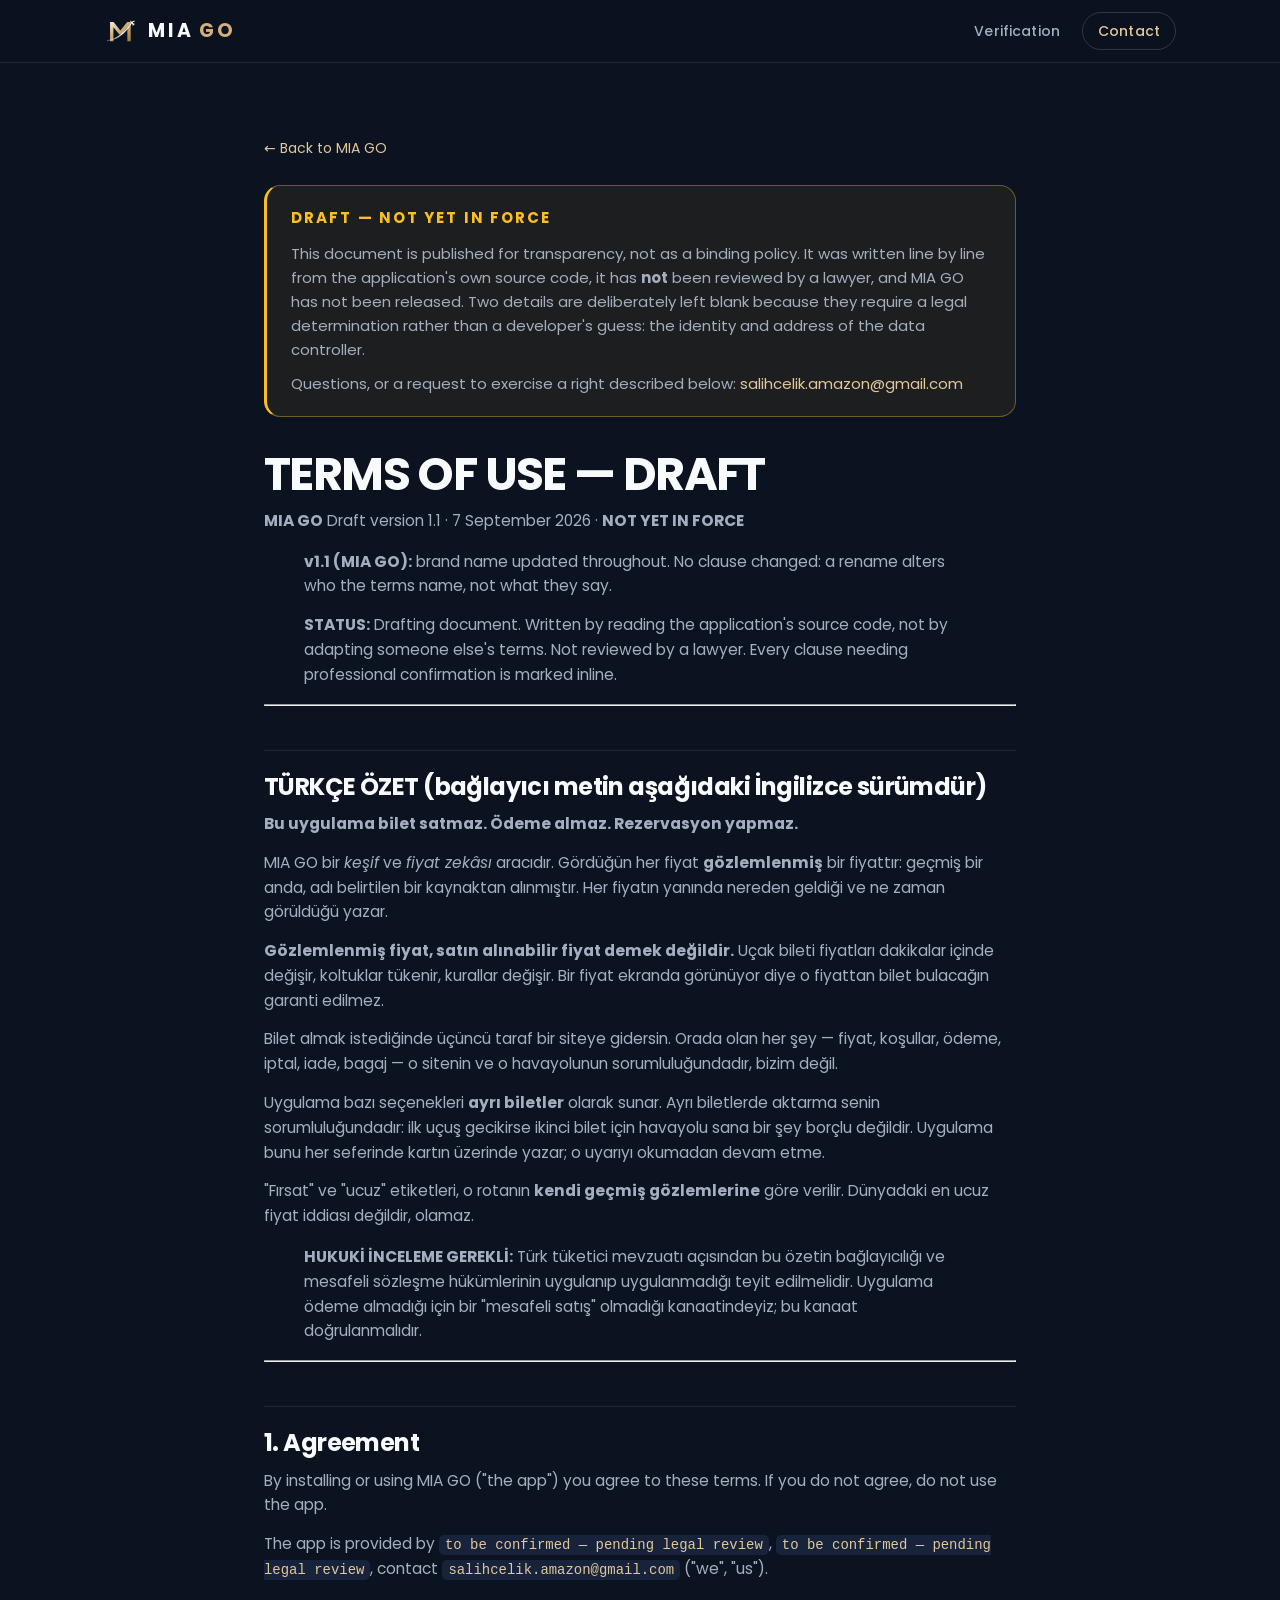
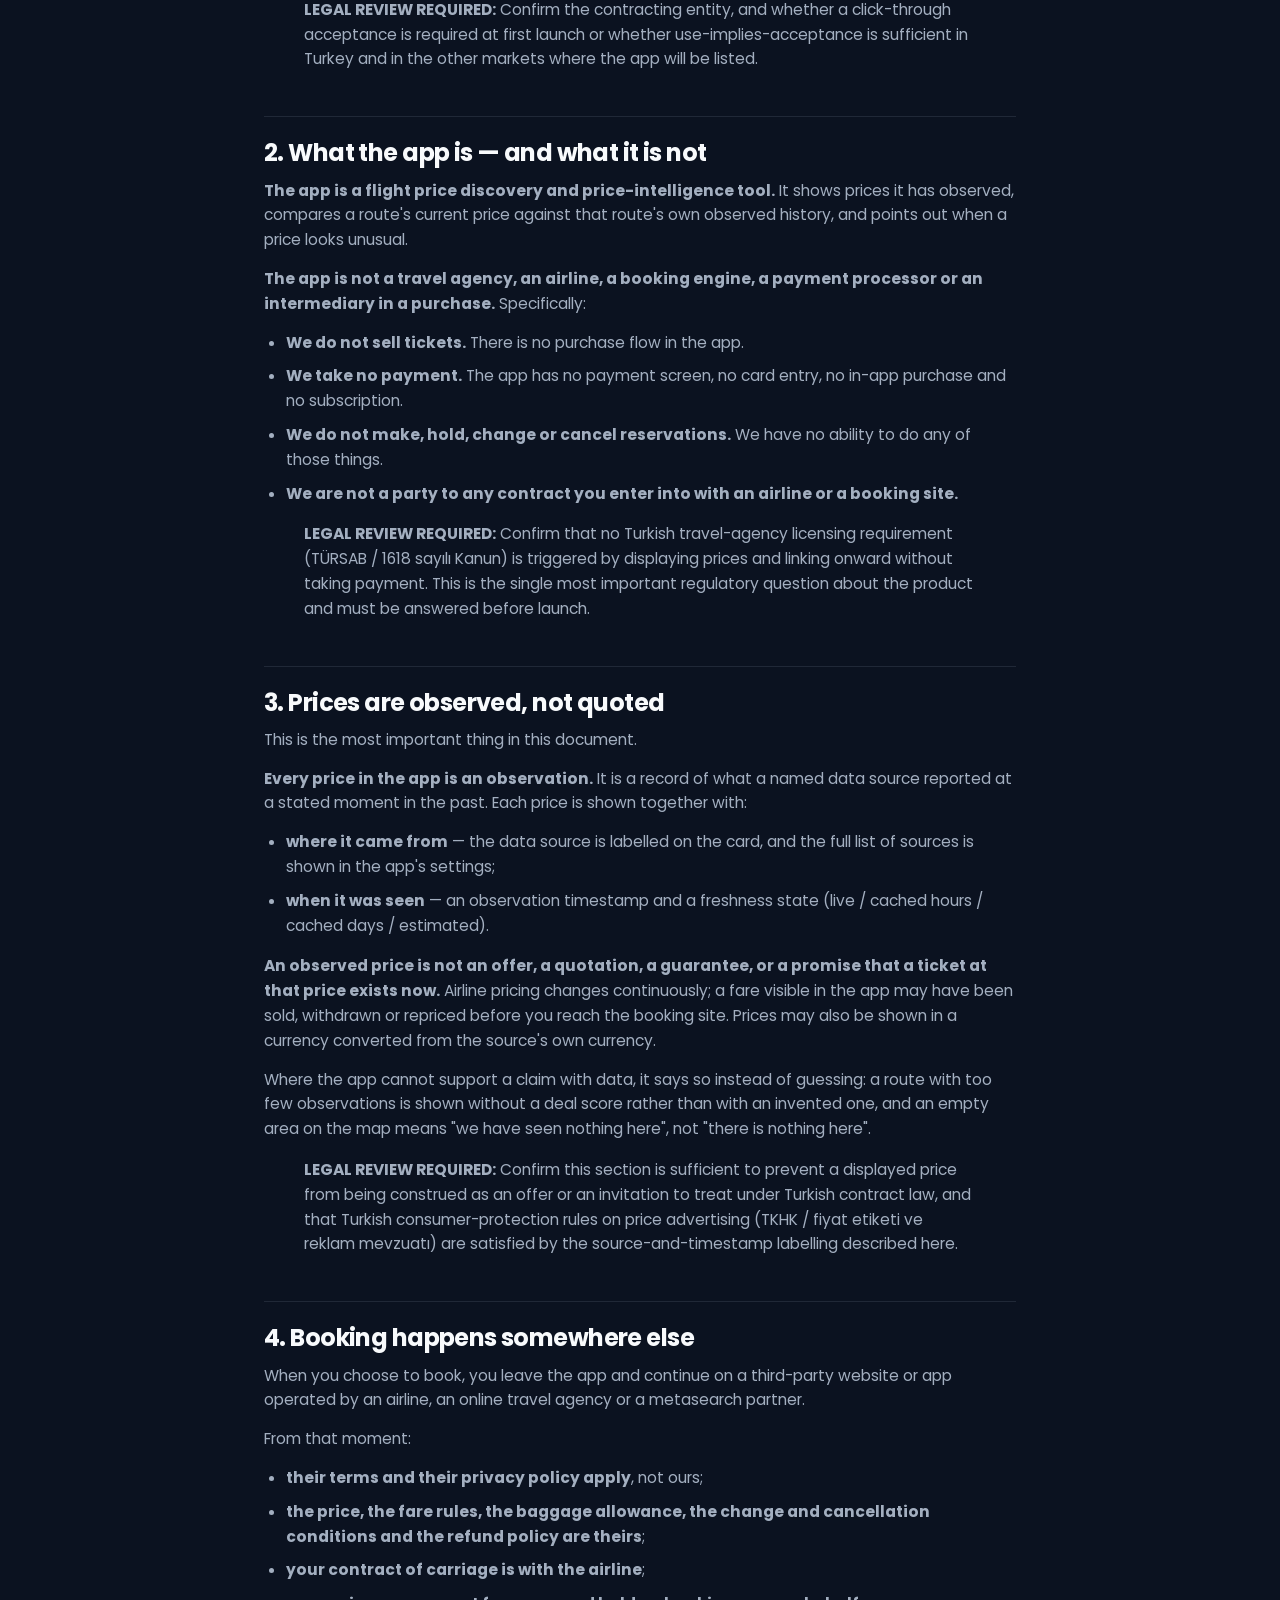
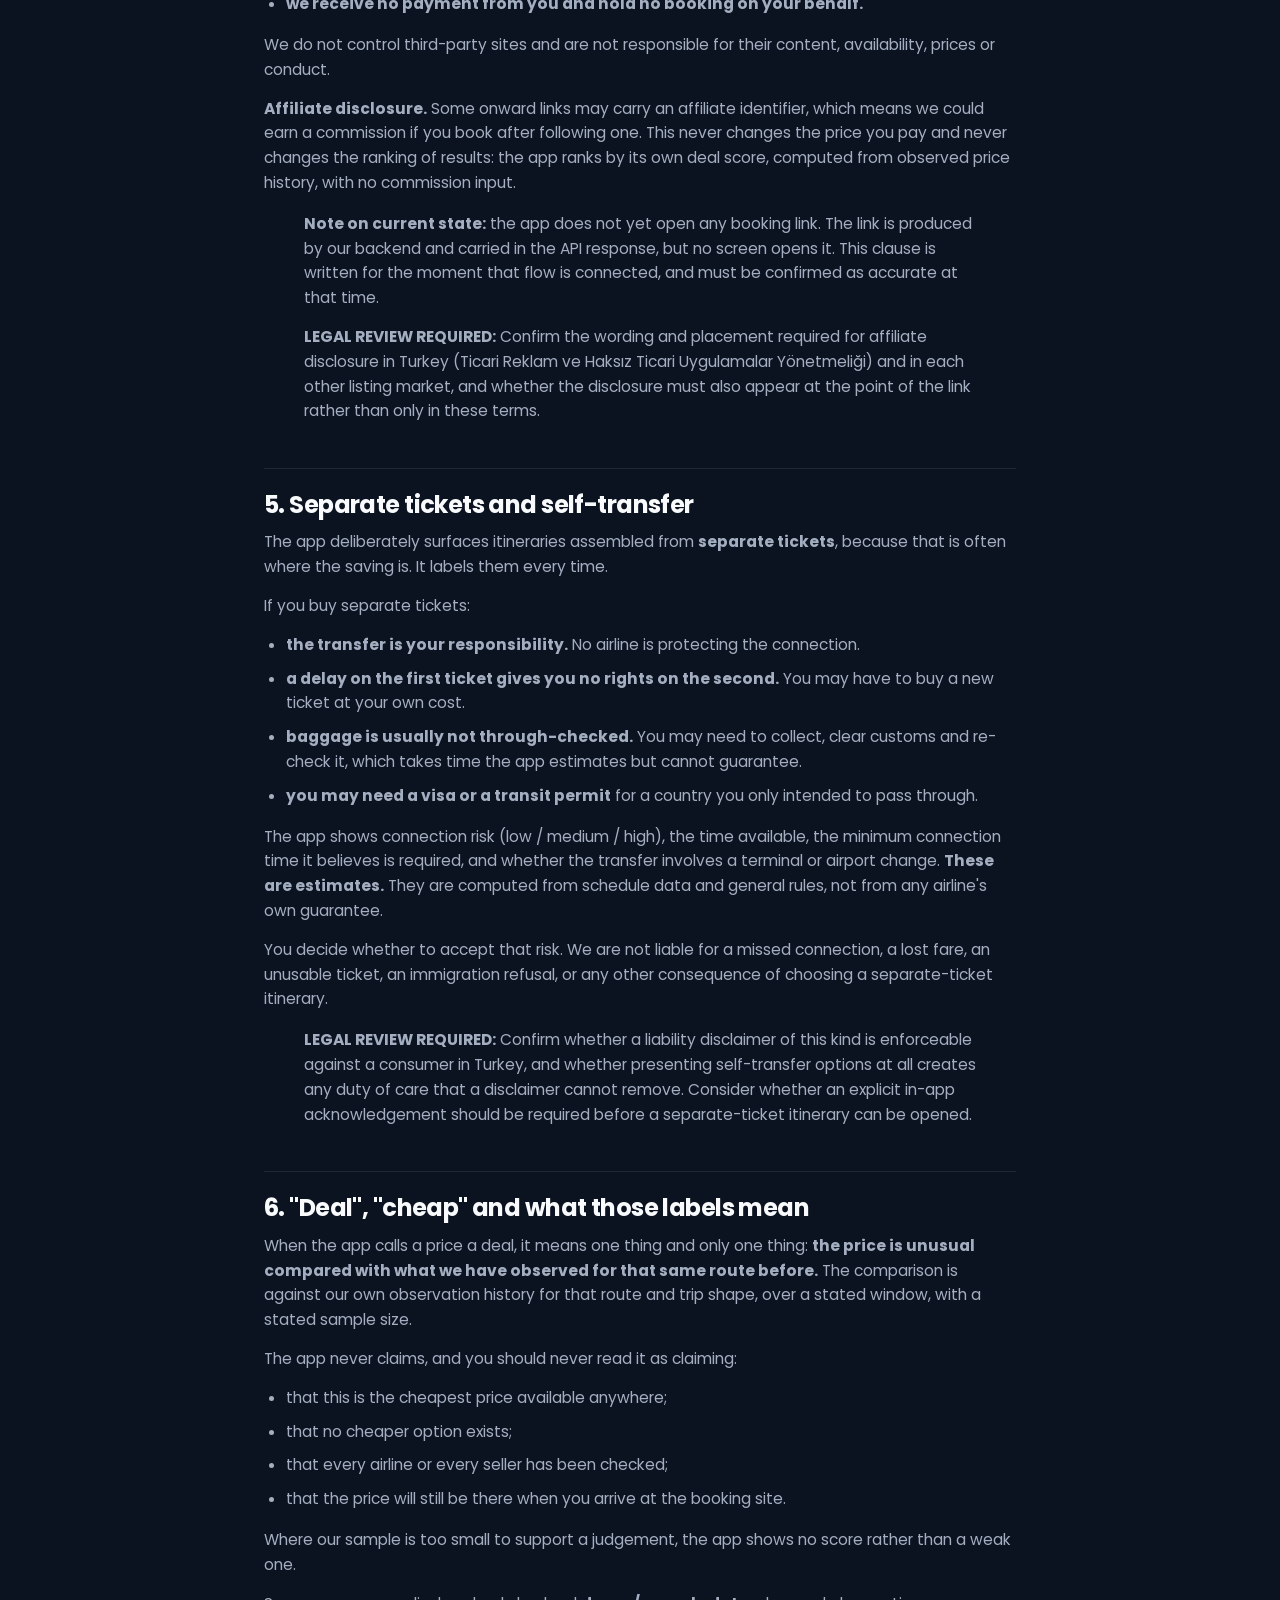
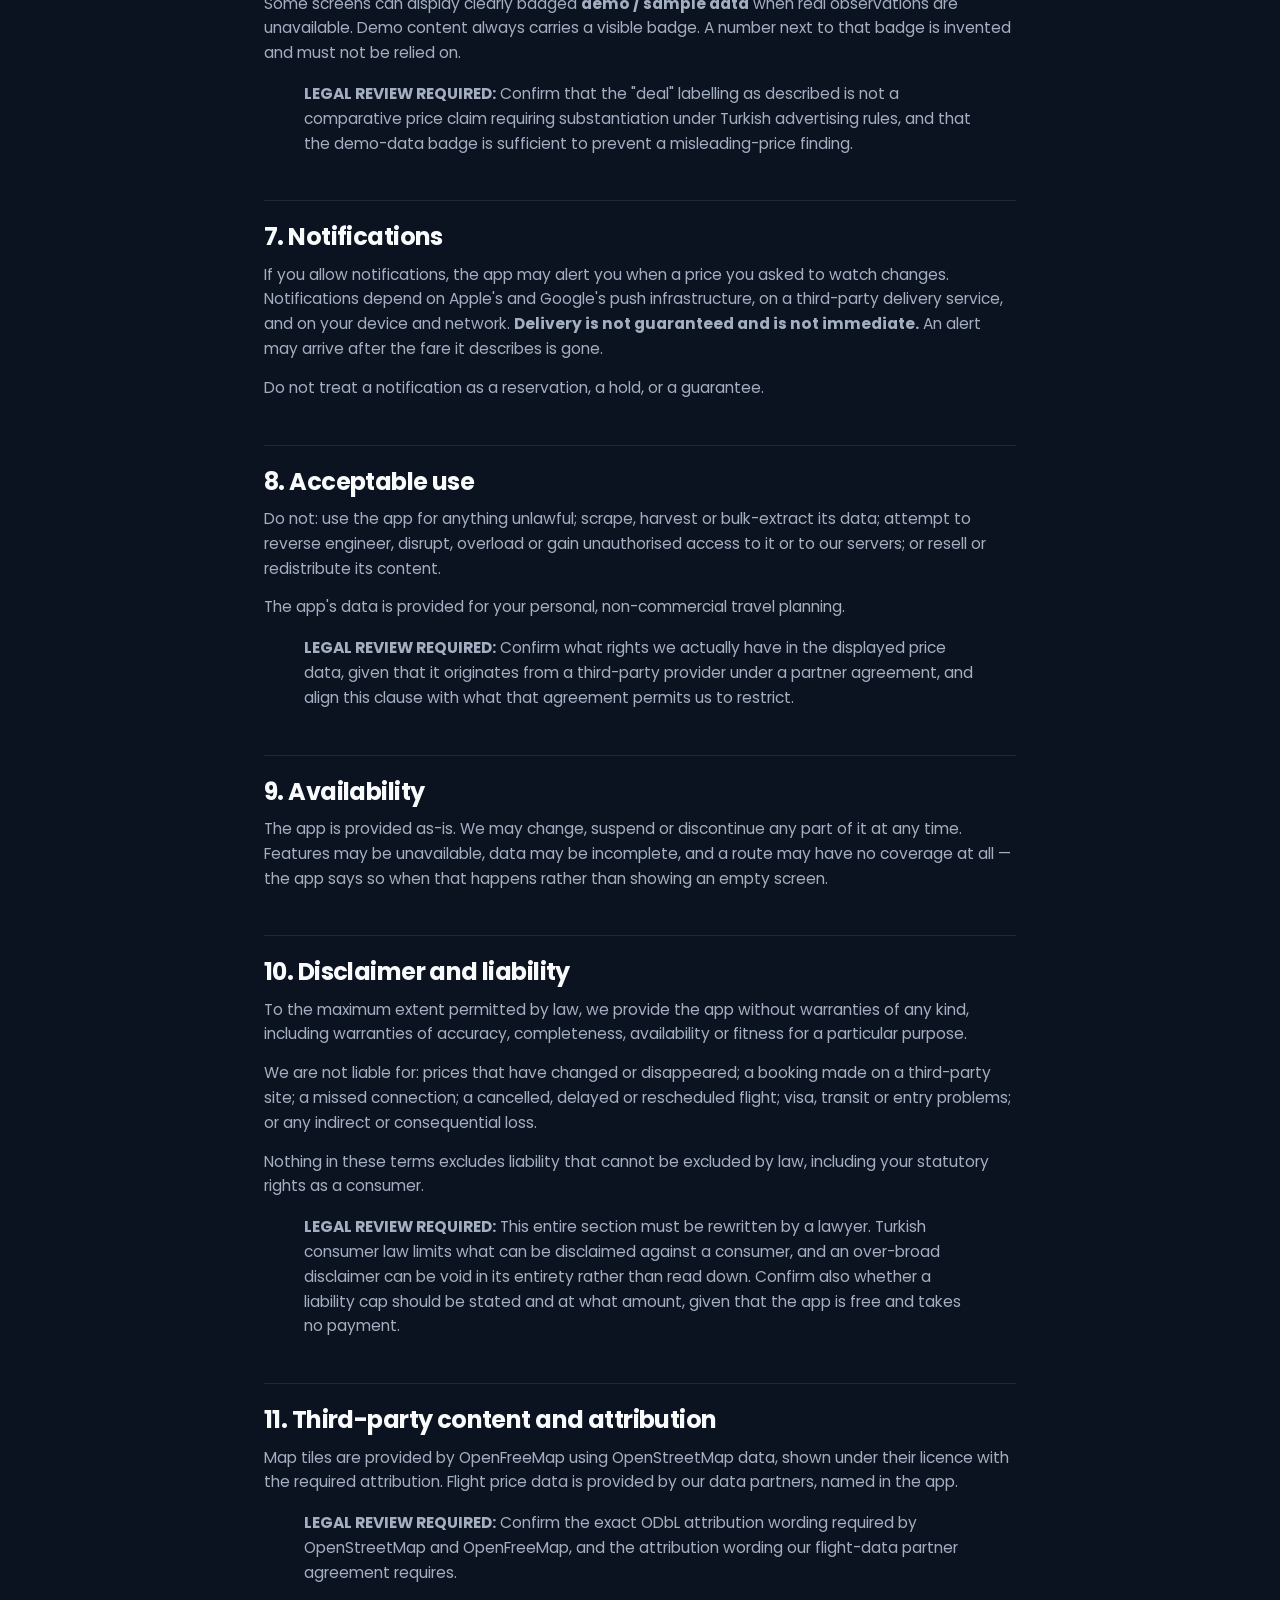
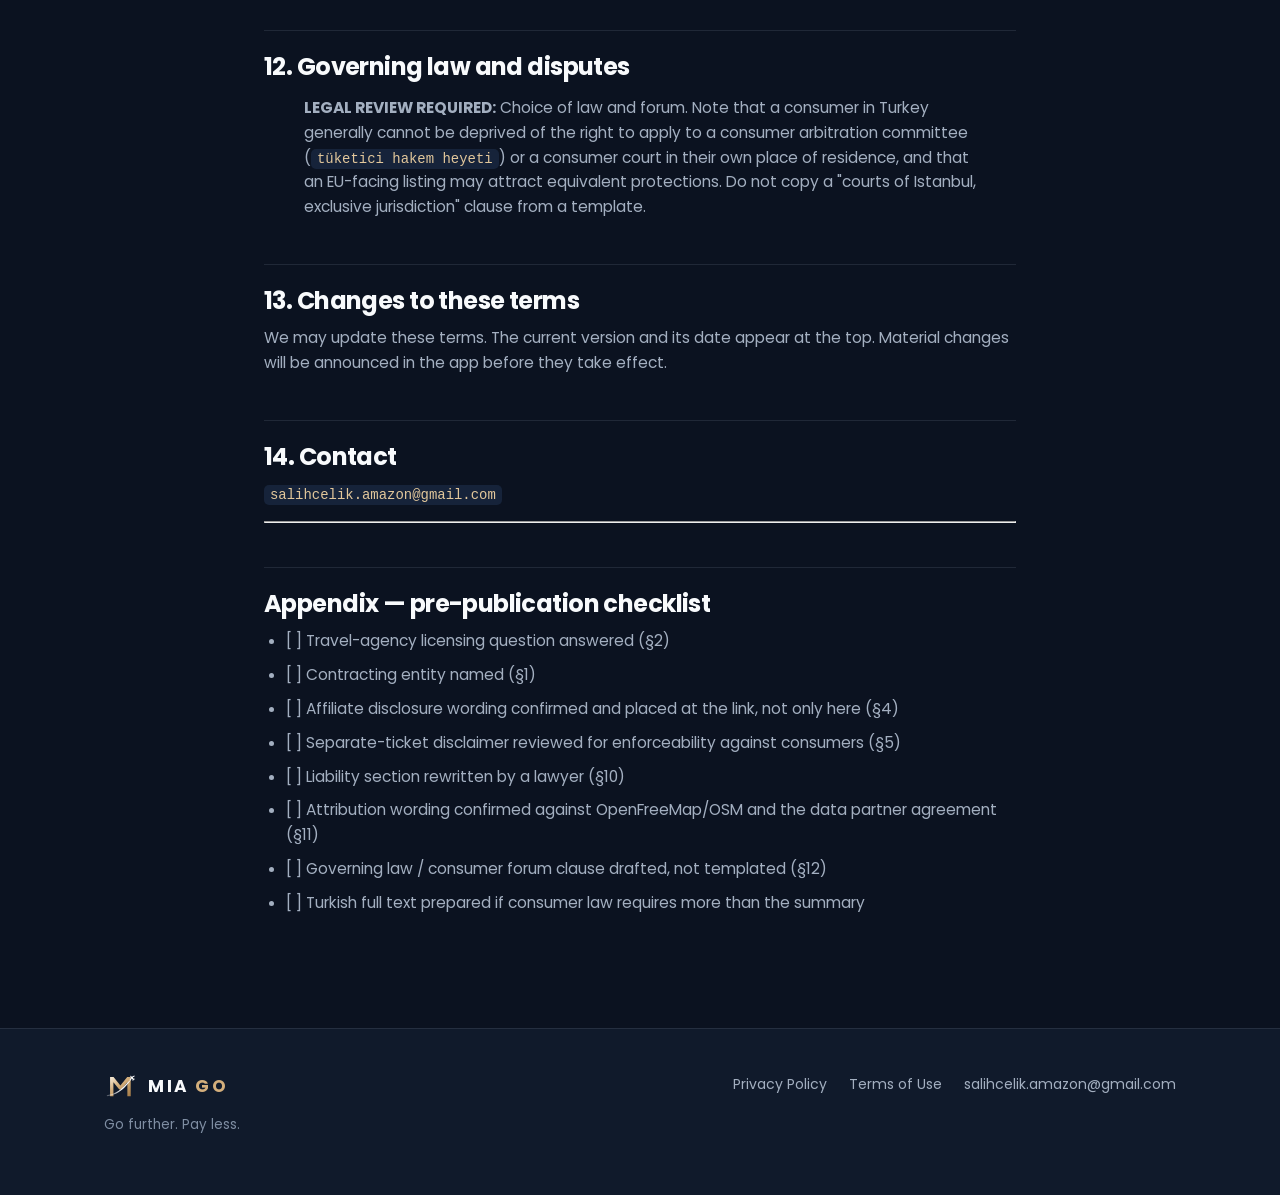
<file: terms.html>
<!doctype html>
<html lang="en">
<head>
<meta charset="utf-8">
<meta name="viewport" content="width=device-width, initial-scale=1">
<title>Terms of Use (draft) — MIA GO</title>
<meta name="description" content="MIA GO terms of use draft. Published for transparency; not yet in force.">
<meta name="robots" content="noindex">
<link rel="icon" href="assets/favicon.png" type="image/png">
<meta name="theme-color" content="#0B1220">
<link rel="preconnect" href="https://fonts.googleapis.com">
<link rel="preconnect" href="https://fonts.gstatic.com" crossorigin>
<link rel="stylesheet" href="https://fonts.googleapis.com/css2?family=Poppins:wght@400;500;600;700&display=swap">
<link rel="stylesheet" href="styles.css">
</head>
<body>

<header class="bar">
  <div class="wrap bar-inner">
    <a class="lockup" href="index.html" aria-label="MIA GO — home">
      <img src="assets/miago-glyph.svg" alt="" width="34" height="24" class="glyph">
      <span class="wordmark">MIA<span class="go">GO</span></span>
    </a>
    <nav class="bar-nav" aria-label="Sections">
      <a href="index.html#verification">Verification</a>
      <a href="index.html#contact" class="bar-cta">Contact</a>
    </nav>
  </div>
</header>

<main class="legal">
  <div class="wrap">
    <a class="back" href="index.html">&larr; Back to MIA GO</a>

    <div class="draft">
      <p class="draft-flag">Draft — not yet in force</p>
      <p>
        This document is published for transparency, not as a binding policy. It
        was written line by line from the application's own source code, it has
        <strong>not</strong> been reviewed by a lawyer, and MIA GO has not been
        released. Two details are deliberately left blank because they require a
        legal determination rather than a developer's guess: the identity and
        address of the data controller.
      </p>
      <p>
        Questions, or a request to exercise a right described below:
        <a href="mailto:salihcelik.amazon@gmail.com">salihcelik.amazon@gmail.com</a>
      </p>
    </div>

    <h1>TERMS OF USE — DRAFT</h1>
    <p><strong>MIA GO</strong>
    Draft version 1.1 · 7 September 2026 · <strong>NOT YET IN FORCE</strong></p>
    <blockquote>
    <p><strong>v1.1 (MIA GO):</strong> brand name updated throughout. No clause changed: a rename
    alters who the terms name, not what they say.</p>
    <p><strong>STATUS:</strong> Drafting document. Written by reading the application's source
    code, not by adapting someone else's terms. Not reviewed by a lawyer. Every
    clause needing professional confirmation is marked inline.</p>
    </blockquote>
    <hr />
    <h2>TÜRKÇE ÖZET (bağlayıcı metin aşağıdaki İngilizce sürümdür)</h2>
    <p><strong>Bu uygulama bilet satmaz. Ödeme almaz. Rezervasyon yapmaz.</strong></p>
    <p>MIA GO bir <em>keşif</em> ve <em>fiyat zekâsı</em> aracıdır. Gördüğün her fiyat
    <strong>gözlemlenmiş</strong> bir fiyattır: geçmiş bir anda, adı belirtilen bir kaynaktan
    alınmıştır. Her fiyatın yanında nereden geldiği ve ne zaman görüldüğü yazar.</p>
    <p><strong>Gözlemlenmiş fiyat, satın alınabilir fiyat demek değildir.</strong> Uçak bileti
    fiyatları dakikalar içinde değişir, koltuklar tükenir, kurallar değişir. Bir
    fiyat ekranda görünüyor diye o fiyattan bilet bulacağın garanti edilmez.</p>
    <p>Bilet almak istediğinde üçüncü taraf bir siteye gidersin. Orada olan her şey —
    fiyat, koşullar, ödeme, iptal, iade, bagaj — o sitenin ve o havayolunun
    sorumluluğundadır, bizim değil.</p>
    <p>Uygulama bazı seçenekleri <strong>ayrı biletler</strong> olarak sunar. Ayrı biletlerde
    aktarma senin sorumluluğundadır: ilk uçuş gecikirse ikinci bilet için havayolu
    sana bir şey borçlu değildir. Uygulama bunu her seferinde kartın üzerinde yazar;
    o uyarıyı okumadan devam etme.</p>
    <p>"Fırsat" ve "ucuz" etiketleri, o rotanın <strong>kendi geçmiş gözlemlerine</strong> göre
    verilir. Dünyadaki en ucuz fiyat iddiası değildir, olamaz.</p>
    <blockquote>
    <p><strong>HUKUKİ İNCELEME GEREKLİ:</strong> Türk tüketici mevzuatı açısından bu özetin
    bağlayıcılığı ve mesafeli sözleşme hükümlerinin uygulanıp uygulanmadığı
    teyit edilmelidir. Uygulama ödeme almadığı için bir "mesafeli satış" olmadığı
    kanaatindeyiz; bu kanaat doğrulanmalıdır.</p>
    </blockquote>
    <hr />
    <h2>1. Agreement</h2>
    <p>By installing or using MIA GO ("the app") you agree to these
    terms. If you do not agree, do not use the app.</p>
    <p>The app is provided by <code>to be confirmed — pending legal review</code>, <code>to be confirmed — pending legal review</code>,
    contact <code>salihcelik.amazon@gmail.com</code> ("we", "us").</p>
    <blockquote>
    <p><strong>LEGAL REVIEW REQUIRED:</strong> Confirm the contracting entity, and whether a
    click-through acceptance is required at first launch or whether
    use-implies-acceptance is sufficient in Turkey and in the other markets where
    the app will be listed.</p>
    </blockquote>
    <h2>2. What the app is — and what it is not</h2>
    <p><strong>The app is a flight price discovery and price-intelligence tool.</strong> It shows
    prices it has observed, compares a route's current price against that route's
    own observed history, and points out when a price looks unusual.</p>
    <p><strong>The app is not a travel agency, an airline, a booking engine, a payment
    processor or an intermediary in a purchase.</strong> Specifically:</p>
    <ul>
    <li><strong>We do not sell tickets.</strong> There is no purchase flow in the app.</li>
    <li><strong>We take no payment.</strong> The app has no payment screen, no card entry, no
      in-app purchase and no subscription.</li>
    <li><strong>We do not make, hold, change or cancel reservations.</strong> We have no ability
      to do any of those things.</li>
    <li><strong>We are not a party to any contract you enter into with an airline or a
      booking site.</strong></li>
    </ul>
    <blockquote>
    <p><strong>LEGAL REVIEW REQUIRED:</strong> Confirm that no Turkish travel-agency licensing
    requirement (TÜRSAB / 1618 sayılı Kanun) is triggered by displaying prices
    and linking onward without taking payment. This is the single most important
    regulatory question about the product and must be answered before launch.</p>
    </blockquote>
    <h2>3. Prices are observed, not quoted</h2>
    <p>This is the most important thing in this document.</p>
    <p><strong>Every price in the app is an observation.</strong> It is a record of what a named
    data source reported at a stated moment in the past. Each price is shown
    together with:</p>
    <ul>
    <li><strong>where it came from</strong> — the data source is labelled on the card, and the
      full list of sources is shown in the app's settings;</li>
    <li><strong>when it was seen</strong> — an observation timestamp and a freshness state
      (live / cached hours / cached days / estimated).</li>
    </ul>
    <p><strong>An observed price is not an offer, a quotation, a guarantee, or a promise
    that a ticket at that price exists now.</strong> Airline pricing changes continuously;
    a fare visible in the app may have been sold, withdrawn or repriced before you
    reach the booking site. Prices may also be shown in a currency converted from
    the source's own currency.</p>
    <p>Where the app cannot support a claim with data, it says so instead of guessing:
    a route with too few observations is shown without a deal score rather than
    with an invented one, and an empty area on the map means "we have seen nothing
    here", not "there is nothing here".</p>
    <blockquote>
    <p><strong>LEGAL REVIEW REQUIRED:</strong> Confirm this section is sufficient to prevent a
    displayed price from being construed as an offer or an invitation to treat
    under Turkish contract law, and that Turkish consumer-protection rules on
    price advertising (TKHK / fiyat etiketi ve reklam mevzuatı) are satisfied by
    the source-and-timestamp labelling described here.</p>
    </blockquote>
    <h2>4. Booking happens somewhere else</h2>
    <p>When you choose to book, you leave the app and continue on a third-party
    website or app operated by an airline, an online travel agency or a
    metasearch partner.</p>
    <p>From that moment:</p>
    <ul>
    <li><strong>their terms and their privacy policy apply</strong>, not ours;</li>
    <li><strong>the price, the fare rules, the baggage allowance, the change and
      cancellation conditions and the refund policy are theirs</strong>;</li>
    <li><strong>your contract of carriage is with the airline</strong>;</li>
    <li><strong>we receive no payment from you and hold no booking on your behalf.</strong></li>
    </ul>
    <p>We do not control third-party sites and are not responsible for their content,
    availability, prices or conduct.</p>
    <p><strong>Affiliate disclosure.</strong> Some onward links may carry an affiliate identifier,
    which means we could earn a commission if you book after following one. This
    never changes the price you pay and never changes the ranking of results: the
    app ranks by its own deal score, computed from observed price history, with no
    commission input.</p>
    <blockquote>
    <p><strong>Note on current state:</strong> the app does not yet open any booking link. The
    link is produced by our backend and carried in the API response, but no
    screen opens it. This clause is written for the moment that flow is
    connected, and must be confirmed as accurate at that time.</p>
    <p><strong>LEGAL REVIEW REQUIRED:</strong> Confirm the wording and placement required for
    affiliate disclosure in Turkey (Ticari Reklam ve Haksız Ticari Uygulamalar
    Yönetmeliği) and in each other listing market, and whether the disclosure
    must also appear at the point of the link rather than only in these terms.</p>
    </blockquote>
    <h2>5. Separate tickets and self-transfer</h2>
    <p>The app deliberately surfaces itineraries assembled from <strong>separate tickets</strong>,
    because that is often where the saving is. It labels them every time.</p>
    <p>If you buy separate tickets:</p>
    <ul>
    <li><strong>the transfer is your responsibility.</strong> No airline is protecting the
      connection.</li>
    <li><strong>a delay on the first ticket gives you no rights on the second.</strong> You may
      have to buy a new ticket at your own cost.</li>
    <li><strong>baggage is usually not through-checked.</strong> You may need to collect, clear
      customs and re-check it, which takes time the app estimates but cannot
      guarantee.</li>
    <li><strong>you may need a visa or a transit permit</strong> for a country you only intended
      to pass through.</li>
    </ul>
    <p>The app shows connection risk (low / medium / high), the time available, the
    minimum connection time it believes is required, and whether the transfer
    involves a terminal or airport change. <strong>These are estimates.</strong> They are
    computed from schedule data and general rules, not from any airline's own
    guarantee.</p>
    <p>You decide whether to accept that risk. We are not liable for a missed
    connection, a lost fare, an unusable ticket, an immigration refusal, or any
    other consequence of choosing a separate-ticket itinerary.</p>
    <blockquote>
    <p><strong>LEGAL REVIEW REQUIRED:</strong> Confirm whether a liability disclaimer of this
    kind is enforceable against a consumer in Turkey, and whether presenting
    self-transfer options at all creates any duty of care that a disclaimer
    cannot remove. Consider whether an explicit in-app acknowledgement should be
    required before a separate-ticket itinerary can be opened.</p>
    </blockquote>
    <h2>6. "Deal", "cheap" and what those labels mean</h2>
    <p>When the app calls a price a deal, it means one thing and only one thing: <strong>the
    price is unusual compared with what we have observed for that same route
    before.</strong> The comparison is against our own observation history for that route
    and trip shape, over a stated window, with a stated sample size.</p>
    <p>The app never claims, and you should never read it as claiming:</p>
    <ul>
    <li>that this is the cheapest price available anywhere;</li>
    <li>that no cheaper option exists;</li>
    <li>that every airline or every seller has been checked;</li>
    <li>that the price will still be there when you arrive at the booking site.</li>
    </ul>
    <p>Where our sample is too small to support a judgement, the app shows no score
    rather than a weak one.</p>
    <p>Some screens can display clearly badged <strong>demo / sample data</strong> when real
    observations are unavailable. Demo content always carries a visible badge. A
    number next to that badge is invented and must not be relied on.</p>
    <blockquote>
    <p><strong>LEGAL REVIEW REQUIRED:</strong> Confirm that the "deal" labelling as described is
    not a comparative price claim requiring substantiation under Turkish
    advertising rules, and that the demo-data badge is sufficient to prevent a
    misleading-price finding.</p>
    </blockquote>
    <h2>7. Notifications</h2>
    <p>If you allow notifications, the app may alert you when a price you asked to
    watch changes. Notifications depend on Apple's and Google's push
    infrastructure, on a third-party delivery service, and on your device and
    network. <strong>Delivery is not guaranteed and is not immediate.</strong> An alert may
    arrive after the fare it describes is gone.</p>
    <p>Do not treat a notification as a reservation, a hold, or a guarantee.</p>
    <h2>8. Acceptable use</h2>
    <p>Do not: use the app for anything unlawful; scrape, harvest or bulk-extract its
    data; attempt to reverse engineer, disrupt, overload or gain unauthorised
    access to it or to our servers; or resell or redistribute its content.</p>
    <p>The app's data is provided for your personal, non-commercial travel planning.</p>
    <blockquote>
    <p><strong>LEGAL REVIEW REQUIRED:</strong> Confirm what rights we actually have in the
    displayed price data, given that it originates from a third-party provider
    under a partner agreement, and align this clause with what that agreement
    permits us to restrict.</p>
    </blockquote>
    <h2>9. Availability</h2>
    <p>The app is provided as-is. We may change, suspend or discontinue any part of it
    at any time. Features may be unavailable, data may be incomplete, and a route
    may have no coverage at all — the app says so when that happens rather than
    showing an empty screen.</p>
    <h2>10. Disclaimer and liability</h2>
    <p>To the maximum extent permitted by law, we provide the app without warranties
    of any kind, including warranties of accuracy, completeness, availability or
    fitness for a particular purpose.</p>
    <p>We are not liable for: prices that have changed or disappeared; a booking made
    on a third-party site; a missed connection; a cancelled, delayed or rescheduled
    flight; visa, transit or entry problems; or any indirect or consequential loss.</p>
    <p>Nothing in these terms excludes liability that cannot be excluded by law,
    including your statutory rights as a consumer.</p>
    <blockquote>
    <p><strong>LEGAL REVIEW REQUIRED:</strong> This entire section must be rewritten by a lawyer.
    Turkish consumer law limits what can be disclaimed against a consumer, and an
    over-broad disclaimer can be void in its entirety rather than read down.
    Confirm also whether a liability cap should be stated and at what amount,
    given that the app is free and takes no payment.</p>
    </blockquote>
    <h2>11. Third-party content and attribution</h2>
    <p>Map tiles are provided by OpenFreeMap using OpenStreetMap data, shown under
    their licence with the required attribution. Flight price data is provided by
    our data partners, named in the app.</p>
    <blockquote>
    <p><strong>LEGAL REVIEW REQUIRED:</strong> Confirm the exact ODbL attribution wording
    required by OpenStreetMap and OpenFreeMap, and the attribution wording our
    flight-data partner agreement requires.</p>
    </blockquote>
    <h2>12. Governing law and disputes</h2>
    <blockquote>
    <p><strong>LEGAL REVIEW REQUIRED:</strong> Choice of law and forum. Note that a consumer in
    Turkey generally cannot be deprived of the right to apply to a consumer
    arbitration committee (<code>tüketici hakem heyeti</code>) or a consumer court in their
    own place of residence, and that an EU-facing listing may attract equivalent
    protections. Do not copy a "courts of Istanbul, exclusive jurisdiction"
    clause from a template.</p>
    </blockquote>
    <h2>13. Changes to these terms</h2>
    <p>We may update these terms. The current version and its date appear at the top.
    Material changes will be announced in the app before they take effect.</p>
    <h2>14. Contact</h2>
    <p><code>salihcelik.amazon@gmail.com</code></p>
    <hr />
    <h2>Appendix — pre-publication checklist</h2>
    <ul>
    <li>[ ] Travel-agency licensing question answered (§2)</li>
    <li>[ ] Contracting entity named (§1)</li>
    <li>[ ] Affiliate disclosure wording confirmed and placed at the link, not only here (§4)</li>
    <li>[ ] Separate-ticket disclaimer reviewed for enforceability against consumers (§5)</li>
    <li>[ ] Liability section rewritten by a lawyer (§10)</li>
    <li>[ ] Attribution wording confirmed against OpenFreeMap/OSM and the data partner agreement (§11)</li>
    <li>[ ] Governing law / consumer forum clause drafted, not templated (§12)</li>
    <li>[ ] Turkish full text prepared if consumer law requires more than the summary</li>
    </ul>
  </div>
</main>

<footer class="foot">
  <div class="wrap foot-inner">
    <div class="foot-brand">
      <img src="assets/miago-glyph.svg" alt="" width="30" height="21" class="glyph">
      <span class="wordmark small-mark">MIA<span class="go">GO</span></span>
      <p class="foot-tag">Go further. Pay less.</p>
    </div>
    <nav class="foot-links" aria-label="Legal and contact">
      <a href="privacy.html">Privacy Policy</a>
      <a href="terms.html">Terms of Use</a>
      <a href="mailto:salihcelik.amazon@gmail.com">salihcelik.amazon@gmail.com</a>
    </nav>
  </div>
</footer>

</body>
</html>
</file>
<file: styles.css>
/* =========================================================================
   MIA GO — public landing page

   The palette, the typeface and the restraint are the app's, lifted from
   `src/design/tokens.ts` rather than re-invented here: midnight ground, one
   champagne accent, and colour spent only where it carries meaning. A landing
   page that looks like a different product than the app it advertises is the
   thing this file exists to avoid.

   Committed to a single dark theme. That is a choice, not an omission — the
   brand is a midnight one — so every colour is painted explicitly and nothing
   inherits a host background.
   ========================================================================= */

:root {
  /* ink — the ground and everything that sits on it */
  --ink-950: #0B1220;
  --ink-900: #101A2B;
  --ink-850: #16233A;
  --ink-800: #1C2C46;
  --ink-700: #243854;
  --ink-600: #304766;
  --ink-350: #7F8EA3;
  --ink-200: #A3AFC0;
  --ink-50:  #F8FAFC;

  /* champagne — the only accent, and it is rationed */
  --gold-600: #A87F4A;
  --gold-500: #D4AF7C;
  --gold-400: #E2C79B;
  --gold-300: #F3E6D2;

  --jade:  #34D399;
  --amber: #FBBF24;

  --text:       var(--ink-50);
  --text-2:     var(--ink-200);
  --text-3:     var(--ink-350);
  --line:       rgba(163, 175, 192, 0.14);
  --line-strong:rgba(163, 175, 192, 0.24);

  --display: 'Poppins', 'Segoe UI', system-ui, -apple-system, 'Helvetica Neue', Arial, sans-serif;
  --mono: ui-monospace, SFMono-Regular, 'SF Mono', Menlo, Consolas, monospace;

  --wrap: 1120px;
  --radius: 16px;
  --radius-lg: 22px;
}

*, *::before, *::after { box-sizing: border-box; }

html {
  scroll-behavior: smooth;
  /* The header is sticky, so an anchor that scrolls a heading to y=0 parks it
     underneath the bar. This is the offset that stops "Verification" in the nav
     from landing on a section whose title is hidden. */
  scroll-padding-top: 78px;
}
@media (prefers-reduced-motion: reduce) {
  html { scroll-behavior: auto; }
  * { animation-duration: 0.01ms !important; transition-duration: 0.01ms !important; }
}

body {
  margin: 0;
  background: var(--ink-950);
  color: var(--text);
  font-family: var(--display);
  font-size: 16px;
  line-height: 1.6;
  -webkit-font-smoothing: antialiased;
  overflow-x: hidden;
}

img { max-width: 100%; height: auto; display: block; }

a { color: var(--gold-400); text-decoration: none; }
a:hover { color: var(--gold-300); text-decoration: underline; }
a:focus-visible,
.btn:focus-visible {
  outline: 2px solid var(--gold-500);
  outline-offset: 3px;
  border-radius: 6px;
}

.skip {
  position: absolute; left: -9999px; top: 0;
  background: var(--gold-500); color: var(--ink-950);
  padding: 10px 16px; font-weight: 600; z-index: 100;
}
.skip:focus { left: 12px; top: 12px; }

.wrap { width: 100%; max-width: var(--wrap); margin: 0 auto; padding: 0 24px; }

/* ------------------------------------------------------------------ header */
.bar {
  position: sticky; top: 0; z-index: 50;
  background: rgba(11, 18, 32, 0.86);
  backdrop-filter: blur(14px);
  -webkit-backdrop-filter: blur(14px);
  border-bottom: 1px solid var(--line);
}
.bar-inner {
  display: flex; align-items: center; justify-content: space-between;
  gap: 16px; min-height: 62px;
}

.lockup { display: flex; align-items: center; gap: 10px; text-decoration: none; }
.lockup:hover { text-decoration: none; }
.glyph { width: 34px; height: auto; }

/* The wordmark: letter-spaced caps with the GO in champagne — the same
   relationship the app's lockup has, done in type rather than in an image so
   it stays sharp at any size and costs nothing to load. */
.wordmark {
  font-weight: 700;
  font-size: 19px;
  letter-spacing: 0.16em;
  color: var(--text);
}
.wordmark .go { color: var(--gold-500); margin-left: 0.28em; }
.small-mark { font-size: 17px; }

.bar-nav { display: flex; align-items: center; gap: 22px; }
.bar-nav a {
  color: var(--text-2);
  font-size: 14px;
  font-weight: 500;
  letter-spacing: 0.01em;
}
.bar-nav a:hover { color: var(--text); text-decoration: none; }
.bar-cta {
  border: 1px solid var(--line-strong);
  padding: 7px 15px;
  border-radius: 999px;
  color: var(--gold-400) !important;
}
.bar-cta:hover { border-color: var(--gold-600); }

/* -------------------------------------------------------------------- hero */
.hero {
  position: relative;
  padding: clamp(56px, 9vw, 108px) 0 clamp(48px, 7vw, 88px);
  overflow: hidden;
}
/* One warm pool of light behind the mark. The whole page's colour budget is
   spent here and on the wordmark; everything after is ink and type. */
.hero::before {
  content: "";
  position: absolute; inset: -30% -10% auto auto;
  width: 780px; height: 780px;
  background: radial-gradient(circle, rgba(212, 175, 124, 0.13) 0%, rgba(212, 175, 124, 0) 62%);
  pointer-events: none;
}
.hero-inner {
  position: relative;
  display: grid;
  grid-template-columns: minmax(0, 1.15fr) minmax(0, 0.85fr);
  gap: clamp(24px, 5vw, 64px);
  align-items: center;
}
.hero-mark { justify-self: center; }
.hero-mark img { width: clamp(200px, 26vw, 360px); }

.eyebrow {
  font-size: 12px;
  font-weight: 600;
  letter-spacing: 0.17em;
  text-transform: uppercase;
  color: var(--gold-500);
  margin: 0 0 14px;
}

h1 {
  font-size: clamp(42px, 7.4vw, 78px);
  line-height: 1.03;
  letter-spacing: -0.035em;
  font-weight: 700;
  margin: 0 0 20px;
  text-wrap: balance;
}
h1 .gold {
  background: linear-gradient(100deg, var(--gold-300) 0%, var(--gold-500) 45%, var(--gold-600) 100%);
  -webkit-background-clip: text;
  background-clip: text;
  color: transparent;
}

.lede {
  font-size: clamp(16px, 1.6vw, 18px);
  color: var(--text-2);
  max-width: 58ch;
  margin: 0 0 28px;
}
.lede strong { color: var(--text); font-weight: 600; }

.hero-actions { display: flex; flex-wrap: wrap; gap: 12px; margin-bottom: 26px; }

.btn {
  display: inline-block;
  padding: 13px 24px;
  border-radius: 999px;
  font-weight: 600;
  font-size: 15px;
  letter-spacing: 0.01em;
  transition: transform 0.15s ease, background 0.15s ease, border-color 0.15s ease;
}
.btn:hover { text-decoration: none; transform: translateY(-1px); }
.btn-primary {
  background: linear-gradient(135deg, var(--gold-400), var(--gold-600));
  color: var(--ink-950) !important;
}
.btn-ghost {
  border: 1px solid var(--line-strong);
  color: var(--text-2) !important;
}
.btn-ghost:hover { border-color: var(--gold-600); color: var(--gold-300) !important; }

/* The status line is deliberately plain. It is the sentence that stops the
   hero from over-promising, and dressing it up would undo that. */
/* Top-aligned, not centre-aligned: on a narrow screen this line wraps to two,
   and a centred dot then floats in the gap between them instead of marking the
   start of the sentence. */
.status {
  display: flex; align-items: flex-start; gap: 9px;
  font-size: 13.5px; color: var(--text-3); margin: 0;
}
.dot {
  width: 7px; height: 7px; border-radius: 50%;
  background: var(--gold-500);
  flex: none;
  margin-top: 8px;
}

/* ------------------------------------------------------------------- bands */
.band {
  padding: clamp(52px, 7vw, 92px) 0;
  border-top: 1px solid var(--line);
  scroll-margin-top: 70px;
}
.band.alt { background: var(--ink-900); }

h2 {
  font-size: clamp(27px, 3.6vw, 40px);
  line-height: 1.14;
  letter-spacing: -0.024em;
  font-weight: 700;
  margin: 0 0 18px;
  text-wrap: balance;
}
.section-title { margin-bottom: 16px; }
.section-lede {
  font-size: clamp(15.5px, 1.4vw, 17px);
  color: var(--text-2);
  max-width: 68ch;
  margin: 0 0 36px;
}
.section-lede strong { color: var(--text); font-weight: 600; }

h3 {
  font-size: 18px;
  font-weight: 600;
  letter-spacing: -0.012em;
  margin: 0 0 10px;
  color: var(--text);
}

p { margin: 0 0 14px; }
p:last-child { margin-bottom: 0; }

.small { font-size: 13.5px; color: var(--text-3); max-width: 66ch; }
.mono { font-family: var(--mono); font-size: 0.92em; color: var(--gold-400); }

/* ------------------------------------------------------------------- grids */
.grid { display: grid; gap: 18px; }
.grid-2 { grid-template-columns: repeat(auto-fit, minmax(min(100%, 300px), 1fr)); }
.grid-3 { grid-template-columns: repeat(auto-fit, minmax(min(100%, 260px), 1fr)); }

/* Cards carry a fill and a hairline, not a shadow. On a midnight ground a
   drop shadow is invisible and a border is the only thing that separates one
   surface from the next. */
.card {
  background: var(--ink-850);
  border: 1px solid var(--line);
  border-radius: var(--radius);
  padding: 24px;
}
.band.alt .card { background: var(--ink-850); }
.card p { color: var(--text-2); font-size: 15px; }
.card.tall { padding: 28px; }

/* ------------------------------------------------------------------- split */
.split {
  display: grid;
  grid-template-columns: minmax(0, 1.05fr) minmax(0, 0.95fr);
  gap: clamp(28px, 5vw, 64px);
  align-items: center;
}
.split-copy p { color: var(--text-2); max-width: 56ch; }
.split.reverse .split-copy { order: 2; }
.split.reverse .phone { order: 1; }

/* -------------------------------------------------------------------- list */
.ticks { list-style: none; padding: 0; margin: 20px 0 0; }
.ticks li {
  position: relative;
  padding-left: 26px;
  margin-bottom: 11px;
  color: var(--text-2);
  font-size: 15px;
}
.ticks li::before {
  content: "";
  position: absolute;
  left: 4px; top: 9px;
  width: 7px; height: 7px;
  border-radius: 50%;
  background: var(--gold-600);
}
.ticks.tight li { margin-bottom: 9px; font-size: 14.5px; }

/* ------------------------------------------------------------------- phone */
.phone { margin: 0; }
.phone img {
  width: 100%;
  max-width: 320px;
  margin: 0 auto;
  border-radius: var(--radius-lg);
  border: 1px solid var(--line-strong);
  background: var(--ink-950);
}
.phone figcaption {
  margin-top: 14px;
  font-size: 13px;
  color: var(--text-3);
  text-align: center;
  max-width: 340px;
  margin-inline: auto;
}

.gallery {
  display: grid;
  grid-template-columns: repeat(auto-fit, minmax(min(100%, 220px), 1fr));
  gap: 26px;
}
.small-phone img { max-width: 260px; }

/* ----------------------------------------------------------- comparison -- */
/* A small, honest reproduction of the app's comparison block. It earns its
   place because the claim of this section is visual: the point is that the
   saving and its cost are on the same line. */
.compare {
  background: var(--ink-850);
  border: 1px solid var(--line);
  border-radius: var(--radius);
  padding: 22px;
  margin: 24px 0 14px;
  display: grid;
  grid-template-columns: 1fr 1fr;
  gap: 6px 18px;
}
.compare-col { display: flex; flex-direction: column; gap: 4px; min-width: 0; }
.compare-col.right { text-align: right; }
.compare-label {
  font-size: 11.5px; font-weight: 600; letter-spacing: 0.13em;
  text-transform: uppercase; color: var(--text-3);
}
.compare-label.gold { color: var(--gold-500); }
.compare-price {
  font-size: clamp(20px, 3.2vw, 27px);
  font-weight: 700;
  letter-spacing: -0.03em;
  font-variant-numeric: tabular-nums;
  color: var(--text);
}
.compare-price.struck { color: var(--text-3); text-decoration: line-through; font-size: clamp(17px, 2.4vw, 21px); }
.compare-meta { font-size: 13px; color: var(--text-3); }

.compare-save {
  grid-column: 1 / -1;
  margin: 14px 0 0;
  padding: 11px 15px;
  border-radius: 12px;
  background: rgba(52, 211, 153, 0.12);
  display: flex; flex-wrap: wrap; align-items: baseline;
  justify-content: space-between; gap: 8px;
}
.compare-save strong {
  color: var(--jade); font-size: 16px; font-weight: 700;
  font-variant-numeric: tabular-nums;
}
.compare-save span { color: var(--text-2); font-size: 13.5px; }

.compare-take {
  grid-column: 1 / -1;
  margin: 14px 0 0;
  display: flex; gap: 12px; align-items: stretch;
  font-size: 14.5px; color: var(--text-2);
}
/* A bar the height of the sentence, not a dot beside it: the colour attaches
   to the words rather than floating next to them. */
.bar-amber {
  width: 3px; border-radius: 2px; flex: none;
  background: var(--amber);
}

/* ------------------------------------------------------------------ notice */
.notice {
  border: 1px solid var(--line-strong);
  border-left: 3px solid var(--gold-500);
  border-radius: var(--radius);
  background: var(--ink-850);
  padding: 26px 28px;
  margin-bottom: 26px;
}
.notice p { color: var(--text-2); max-width: 74ch; }
.notice-flag {
  font-size: 12px; font-weight: 700; letter-spacing: 0.14em;
  text-transform: uppercase; color: var(--gold-500) !important;
  margin-bottom: 14px !important;
}

/* ------------------------------------------------------------------- stats */
.stats { margin-bottom: 30px; }
.stat {
  border: 1px solid var(--line);
  border-radius: var(--radius);
  padding: 22px;
  background: var(--ink-850);
}
.band.alt .stat { background: var(--ink-950); }
.stat-num {
  display: block;
  font-size: 22px; font-weight: 700; letter-spacing: -0.02em;
  color: var(--gold-400);
  margin-bottom: 8px;
}
.stat-label { font-size: 14px; color: var(--text-2); }

/* ----------------------------------------------------------------- contact */
.contact { text-align: center; }
.contact .section-lede { margin-inline: auto; }
.email {
  font-size: clamp(18px, 2.6vw, 25px);
  font-weight: 600;
  letter-spacing: -0.015em;
  margin: 6px 0 20px;
  word-break: break-word;
}
.contact .small { margin-inline: auto; }

/* ------------------------------------------------------------------ footer */
.foot {
  border-top: 1px solid var(--line);
  background: var(--ink-900);
  padding: 44px 0 34px;
}
.foot-inner {
  display: flex; flex-wrap: wrap; gap: 24px;
  align-items: flex-start; justify-content: space-between;
  padding-bottom: 26px;
}
.foot-brand { display: flex; align-items: center; gap: 10px; flex-wrap: wrap; }
.foot-tag {
  width: 100%;
  font-size: 13.5px; color: var(--text-3); margin: 4px 0 0;
}
.foot-links { display: flex; flex-wrap: wrap; gap: 22px; }
.foot-links a { font-size: 14px; color: var(--text-2); }
.foot-links a:hover { color: var(--gold-300); }
.foot-note {
  font-size: 12.5px;
  line-height: 1.65;
  color: var(--text-3);
  border-top: 1px solid var(--line);
  padding-top: 22px;
  margin: 0;
  max-width: 86ch;
}
.foot-note strong { color: var(--text-2); }

/* ================================================================= legal == */
/* The policy pages share this stylesheet so the drafts look like the product
   rather than like a text file someone forgot about. */
.legal { padding: clamp(40px, 6vw, 72px) 0 clamp(56px, 8vw, 96px); }
.legal .wrap { max-width: 800px; }
.legal h1 { font-size: clamp(30px, 4.6vw, 46px); margin-bottom: 10px; }
.legal h2 {
  font-size: clamp(19px, 2.2vw, 24px);
  margin-top: 44px; margin-bottom: 12px;
  padding-top: 22px;
  border-top: 1px solid var(--line);
}
.legal h3 { font-size: 16px; margin-top: 26px; }
.legal p, .legal li { color: var(--text-2); font-size: 15.5px; }
.legal ul, .legal ol { padding-left: 22px; margin: 0 0 16px; }
.legal li { margin-bottom: 9px; }
.legal table {
  width: 100%; border-collapse: collapse; margin: 0 0 18px;
  font-size: 14px; display: block; overflow-x: auto;
}
.legal th, .legal td {
  border: 1px solid var(--line);
  padding: 9px 12px; text-align: left; vertical-align: top;
  color: var(--text-2);
}
.legal th { color: var(--text); font-weight: 600; background: var(--ink-850); }
.legal code {
  font-family: var(--mono); font-size: 0.9em;
  background: var(--ink-850); padding: 2px 6px; border-radius: 5px;
  color: var(--gold-400);
}
.legal .back { display: inline-block; margin-bottom: 26px; font-size: 14px; }

/* The draft banner. It is the most important element on those two pages, so
   it is the only thing on them that carries a fill. */
.draft {
  border: 1px solid rgba(251, 191, 36, 0.38);
  border-left: 3px solid var(--amber);
  background: rgba(251, 191, 36, 0.07);
  border-radius: var(--radius);
  padding: 20px 24px;
  margin: 0 0 34px;
}
.draft p { color: var(--text-2); margin-bottom: 10px; font-size: 15px; }
.draft p:last-child { margin-bottom: 0; }
.draft-flag {
  font-size: 12px; font-weight: 700; letter-spacing: 0.14em;
  text-transform: uppercase; color: var(--amber) !important;
  margin-bottom: 12px !important;
}

/* ============================================================ responsive == */
@media (max-width: 900px) {
  .hero-inner { grid-template-columns: 1fr; text-align: left; }
  .hero-mark { order: -1; justify-self: start; }
  .hero-mark img { width: clamp(150px, 42vw, 230px); }
  .split { grid-template-columns: 1fr; }
  .split.reverse .split-copy,
  .split.reverse .phone { order: unset; }
  .phone img { max-width: 300px; }
}

@media (max-width: 720px) {
  .bar-nav { gap: 14px; }
  /* Two of the four links go below this width. The section anchors are a
     convenience; Contact is the one a reviewer actually needs, so it is the
     one that stays. */
  .bar-nav a:not(.bar-cta):not([href="#verification"]) { display: none; }
}

@media (max-width: 560px) {
  .wrap { padding: 0 18px; }
  .bar-nav a:not(.bar-cta) { display: none; }
  .compare { grid-template-columns: 1fr; gap: 4px; }
  .compare-col.right { text-align: left; margin-top: 14px; }
  .compare-save { flex-direction: column; align-items: flex-start; gap: 4px; }
  .foot-inner { flex-direction: column; gap: 20px; }
  .foot-links { flex-direction: column; gap: 12px; }
}
</file>
